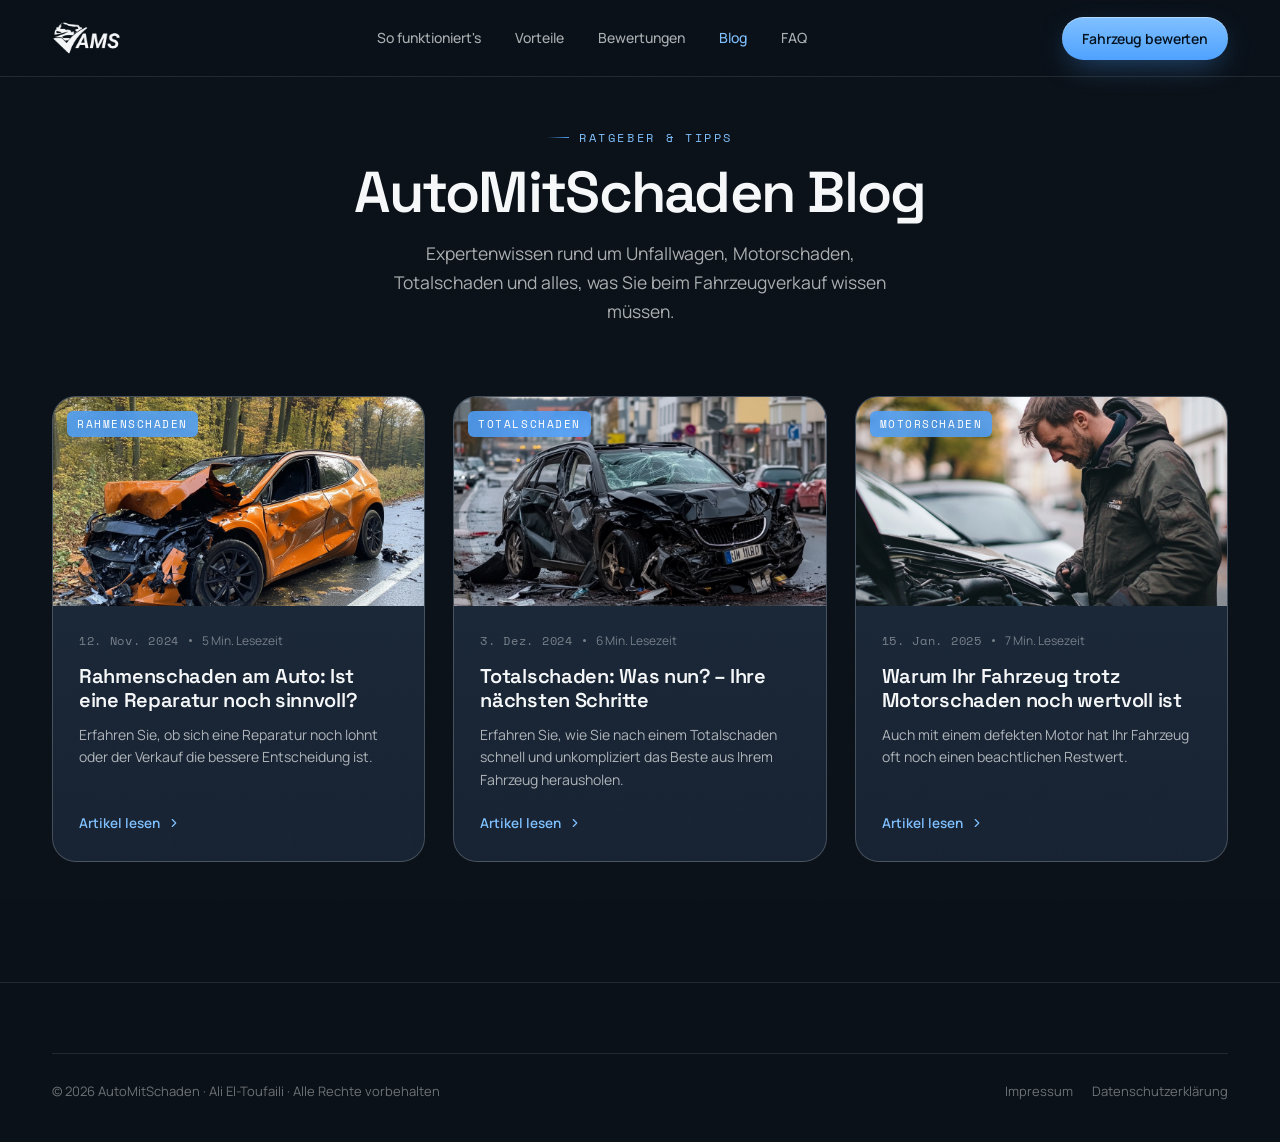
<file: blog.html>
<!DOCTYPE html>
<html lang="de">
<head>
<meta charset="UTF-8" />
<meta name="viewport" content="width=device-width, initial-scale=1.0" />
<title>Blog — AutoMitSchaden | Ratgeber Fahrzeugverkauf</title>
<meta name="description" content="Ratgeber rund um den Verkauf beschädigter Fahrzeuge. Expertentipps zu Rahmenschaden, Totalschaden, Motorschaden und mehr." />
<link rel="icon" type="image/png" sizes="32x32" href="assets/favicon.png" />
<link rel="apple-touch-icon" sizes="180x180" href="assets/apple-touch-icon.png" />
<meta name="theme-color" content="#0b1118" />
<meta property="og:image" content="https://automitschaden.de/assets/og-image.jpg" />
<meta property="og:image:width" content="1200" />
<meta property="og:image:height" content="630" />
<meta name="robots" content="index, follow" />
<meta property="og:title" content="Blog — AutoMitSchaden" />
<meta property="og:description" content="Ratgeber rund um den Verkauf beschädigter Fahrzeuge." />
<meta property="og:type" content="website" />
<link rel="canonical" href="https://automitschaden.de/blog.html" />
<link rel="preconnect" href="https://fonts.googleapis.com" />
<link rel="preconnect" href="https://fonts.gstatic.com" crossorigin />
<link href="https://fonts.googleapis.com/css2?family=Space+Grotesk:wght@400;500;600;700&family=Manrope:wght@400;500;600;700;800&family=Space+Mono:wght@400;700&display=swap" rel="stylesheet" />
<link rel="stylesheet" href="styles.css" />
<link rel="stylesheet" href="sections.css" />
<style>
  .blog-page { min-height: 100vh; display: flex; flex-direction: column; }
  .blog-main { flex: 1; padding: 120px 0 90px; }
  .blog-hero { text-align: center; margin-bottom: 70px; }
  .blog-hero .eyebrow { justify-content: center; }
  .blog-hero h1 { font-family: var(--font-display); font-size: clamp(34px,4.5vw,58px); font-weight: 600; letter-spacing: -.03em; margin: 16px 0 18px; line-height: 1.02; }
  .blog-hero p { font-size: 17.5px; color: var(--paper-dim); max-width: 540px; margin: 0 auto; line-height: 1.65; }
  .blog-grid { display: grid; grid-template-columns: repeat(3, 1fr); gap: 28px; }
  .blog-card { background: linear-gradient(180deg, var(--ink-700), var(--ink-800)); border: 1px solid var(--hairline-strong); border-radius: var(--radius-lg); overflow: hidden; transition: transform .4s var(--ease), border-color .4s, box-shadow .4s; display: flex; flex-direction: column; }
  .blog-card:hover { transform: translateY(-6px); border-color: rgba(78,161,255,.3); box-shadow: 0 24px 60px -20px rgba(78,161,255,.18); }
  .blog-card-img { aspect-ratio: 16/9; overflow: hidden; background: var(--ink-800); position: relative; }
  .blog-card-img img { width: 100%; height: 100%; object-fit: cover; transition: transform .6s var(--ease); display: block; }
  .blog-card:hover .blog-card-img img { transform: scale(1.04); }
  .blog-card-img .blog-tag { position: absolute; top: 14px; left: 14px; font-family: var(--font-mono); font-size: 11px; letter-spacing: .14em; text-transform: uppercase; background: rgba(78,161,255,.85); color: #fff; padding: 5px 10px; border-radius: 6px; backdrop-filter: blur(8px); }
  .blog-card-body { padding: 26px 26px 28px; flex: 1; display: flex; flex-direction: column; }
  .blog-card-meta { display: flex; align-items: center; gap: 10px; margin-bottom: 14px; }
  .blog-card-meta time { font-family: var(--font-mono); font-size: 11.5px; color: var(--paper-faint); letter-spacing: .06em; }
  .blog-card-meta .dot { width: 3px; height: 3px; border-radius: 50%; background: var(--paper-faint); }
  .blog-card-meta .read-time { font-size: 12px; color: var(--paper-faint); }
  .blog-card h2 { font-family: var(--font-display); font-size: 20px; font-weight: 600; letter-spacing: -.015em; margin-bottom: 12px; line-height: 1.2; color: var(--paper); }
  .blog-card p { font-size: 14px; color: var(--paper-dim); line-height: 1.6; margin-bottom: 22px; flex: 1; }
  .blog-card-link { display: inline-flex; align-items: center; gap: 7px; font-size: 13.5px; font-weight: 600; color: var(--accent-2); transition: gap .2s; }
  .blog-card-link:hover { gap: 11px; }
  .blog-card-link svg { width: 14px; height: 14px; }
  @media (max-width: 880px) { .blog-grid { grid-template-columns: 1fr 1fr; } }
  @media (max-width: 560px) { .blog-grid { grid-template-columns: 1fr; } }
</style>
<script type="application/ld+json">
{
  "@context": "https://schema.org",
  "@type": "Blog",
  "name": "AutoMitSchaden Blog",
  "description": "Ratgeber rund um den Verkauf beschädigter Fahrzeuge",
  "url": "https://automitschaden.de/blog.html",
  "publisher": {
    "@type": "Organization",
    "name": "AutoMitSchaden",
    "url": "https://automitschaden.de"
  }
}
</script>
</head>
<body>
<div class="grain"></div>
<div class="blog-page">

  <nav class="nav scrolled" style="position:fixed;top:0;left:0;right:0;z-index:100;">
    <div class="container nav-in">
      <a class="nav-logo" href="index.html">
        <img src="assets/logo-light.png" alt="AutoMitSchaden" style="height:34px;" />
      </a>
      <div class="nav-links">
        <a href="index.html#prozess">So funktioniert's</a>
        <a href="index.html#vorteile">Vorteile</a>
        <a href="index.html#stimmen">Bewertungen</a>
        <a href="blog.html" style="color:var(--accent-2)">Blog</a>
        <a href="index.html#faq">FAQ</a>
      </div>
      <div class="nav-cta">
        <a href="index.html" class="btn btn-primary" style="padding:11px 20px;font-size:14px;">Fahrzeug bewerten</a>
      </div>
    </div>
  </nav>

  <main class="blog-main">
    <div class="container">
      <div class="blog-hero">
        <span class="eyebrow">Ratgeber &amp; Tipps</span>
        <h1>AutoMitSchaden Blog</h1>
        <p>Expertenwissen rund um Unfallwagen, Motorschaden, Totalschaden und alles, was Sie beim Fahrzeugverkauf wissen müssen.</p>
      </div>

      <div class="blog-grid">

        <a href="blog/rahmenschaden-auto.html" class="blog-card" style="text-decoration:none;">
          <div class="blog-card-img">
            <img src="assets/blog/rahmenschaden.jpg" alt="Unfallfahrzeug mit Rahmenschaden" loading="lazy"
                 onerror="this.style.display='none'; this.parentElement.style.background='linear-gradient(135deg,var(--ink-700),var(--ink-600))';" />
            <span class="blog-tag">Rahmenschaden</span>
          </div>
          <div class="blog-card-body">
            <div class="blog-card-meta">
              <time datetime="2024-11-12">12. Nov. 2024</time>
              <span class="dot"></span>
              <span class="read-time">5 Min. Lesezeit</span>
            </div>
            <h2>Rahmenschaden am Auto: Ist eine Reparatur noch sinnvoll?</h2>
            <p>Erfahren Sie, ob sich eine Reparatur noch lohnt oder der Verkauf die bessere Entscheidung ist.</p>
            <span class="blog-card-link">
              Artikel lesen
              <svg viewBox="0 0 24 24" fill="none" stroke="currentColor" stroke-width="2" stroke-linecap="round" stroke-linejoin="round"><path d="M9 6l6 6-6 6"/></svg>
            </span>
          </div>
        </a>

        <a href="blog/totalschaden-naechste-schritte.html" class="blog-card" style="text-decoration:none;">
          <div class="blog-card-img">
            <img src="assets/blog/totalschaden.jpg" alt="Auto mit Totalschaden auf der Strasse" loading="lazy"
                 onerror="this.style.display='none'; this.parentElement.style.background='linear-gradient(135deg,var(--ink-700),var(--ink-600))';" />
            <span class="blog-tag">Totalschaden</span>
          </div>
          <div class="blog-card-body">
            <div class="blog-card-meta">
              <time datetime="2024-12-03">3. Dez. 2024</time>
              <span class="dot"></span>
              <span class="read-time">6 Min. Lesezeit</span>
            </div>
            <h2>Totalschaden: Was nun? &#8211; Ihre n&auml;chsten Schritte</h2>
            <p>Erfahren Sie, wie Sie nach einem Totalschaden schnell und unkompliziert das Beste aus Ihrem Fahrzeug herausholen.</p>
            <span class="blog-card-link">
              Artikel lesen
              <svg viewBox="0 0 24 24" fill="none" stroke="currentColor" stroke-width="2" stroke-linecap="round" stroke-linejoin="round"><path d="M9 6l6 6-6 6"/></svg>
            </span>
          </div>
        </a>

        <a href="blog/motorschaden-auto-wertvoll.html" class="blog-card" style="text-decoration:none;">
          <div class="blog-card-img">
            <img src="assets/blog/motorschaden.jpg" alt="Mann inspiziert Motorschaden am Auto" loading="lazy"
                 onerror="this.style.display='none'; this.parentElement.style.background='linear-gradient(135deg,var(--ink-700),var(--ink-600))';" />
            <span class="blog-tag">Motorschaden</span>
          </div>
          <div class="blog-card-body">
            <div class="blog-card-meta">
              <time datetime="2025-01-15">15. Jan. 2025</time>
              <span class="dot"></span>
              <span class="read-time">7 Min. Lesezeit</span>
            </div>
            <h2>Warum Ihr Fahrzeug trotz Motorschaden noch wertvoll ist</h2>
            <p>Auch mit einem defekten Motor hat Ihr Fahrzeug oft noch einen beachtlichen Restwert.</p>
            <span class="blog-card-link">
              Artikel lesen
              <svg viewBox="0 0 24 24" fill="none" stroke="currentColor" stroke-width="2" stroke-linecap="round" stroke-linejoin="round"><path d="M9 6l6 6-6 6"/></svg>
            </span>
          </div>
        </a>

      </div>
    </div>
  </main>

  <footer class="footer">
    <div class="container">
      <div class="foot-bot">
        <span>&#169; 2026 AutoMitSchaden &middot; Ali El-Toufaili &middot; Alle Rechte vorbehalten</span>
        <span>
          <a href="impressum.html" style="margin-right:16px;">Impressum</a>
          <a href="datenschutz.html">Datenschutzerkl&auml;rung</a>
        </span>
      </div>
    </div>
  </footer>

</div>
</body>
</html>
</file>
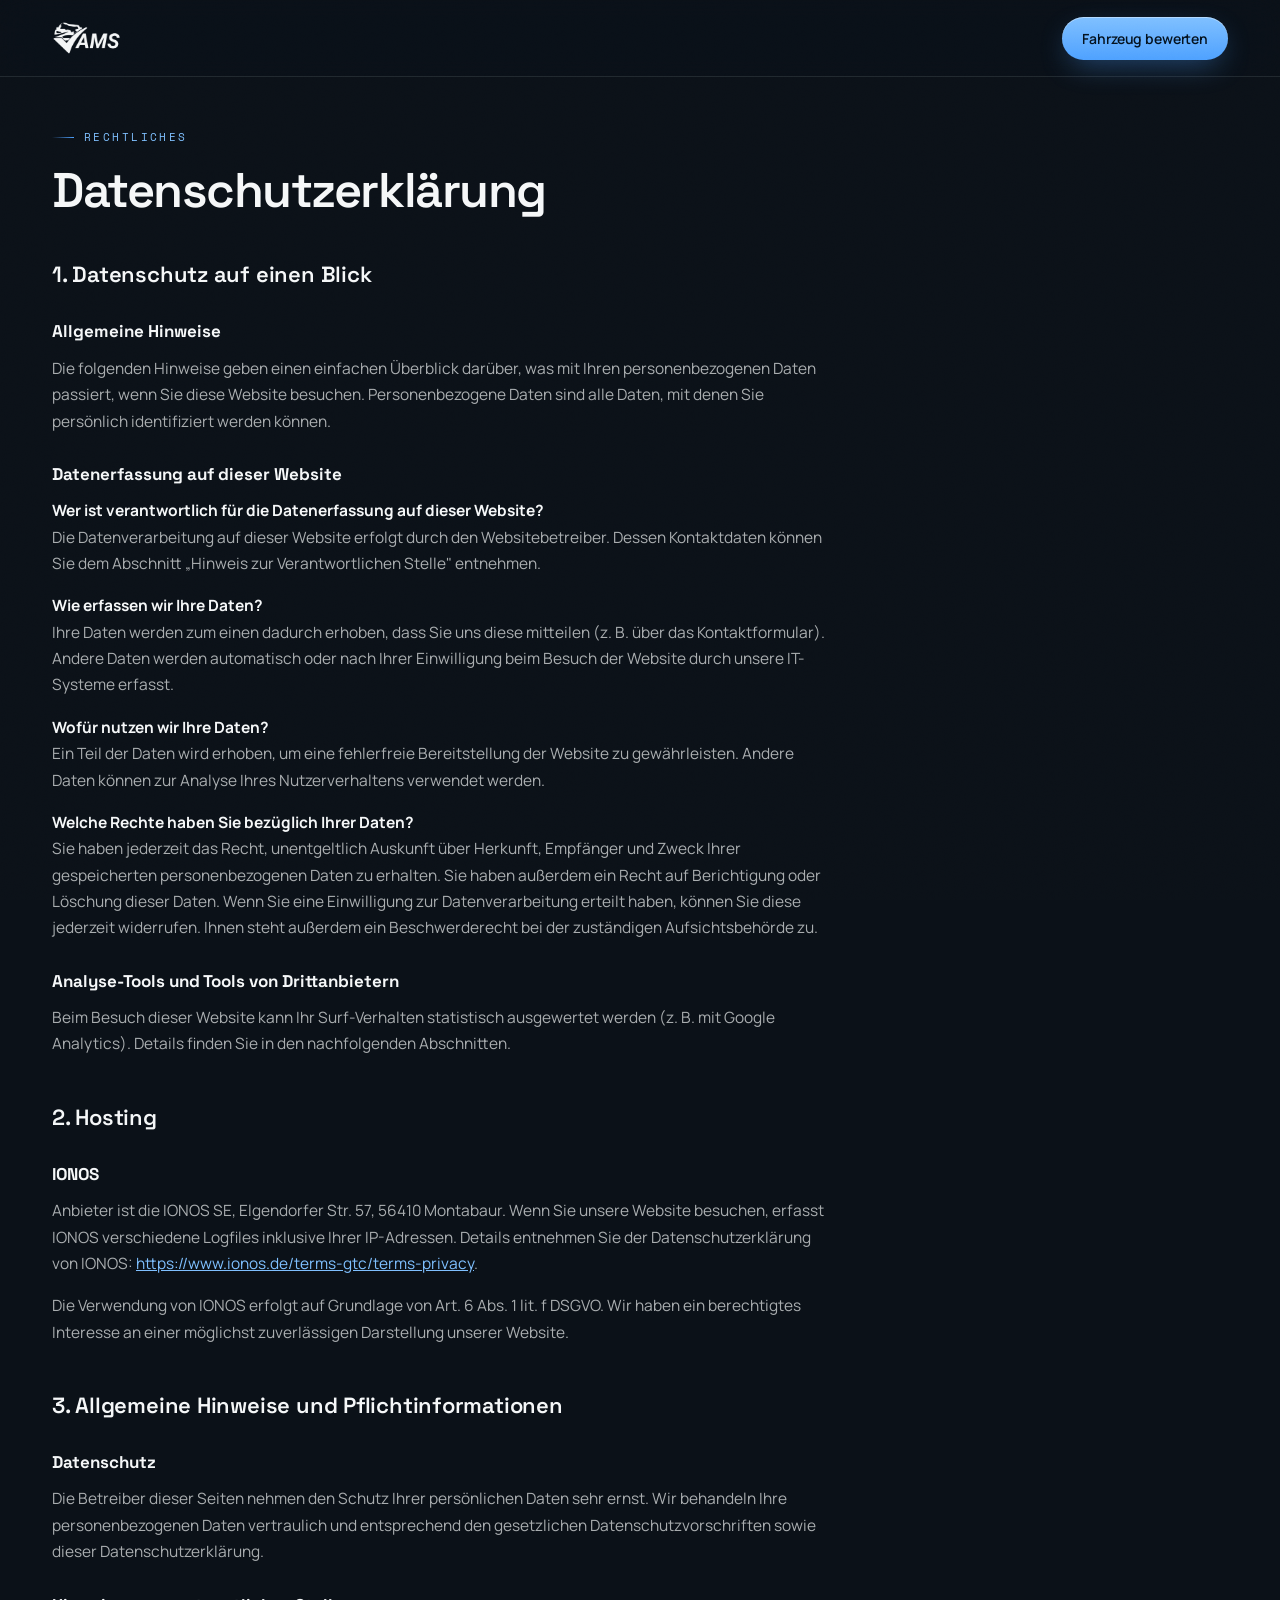
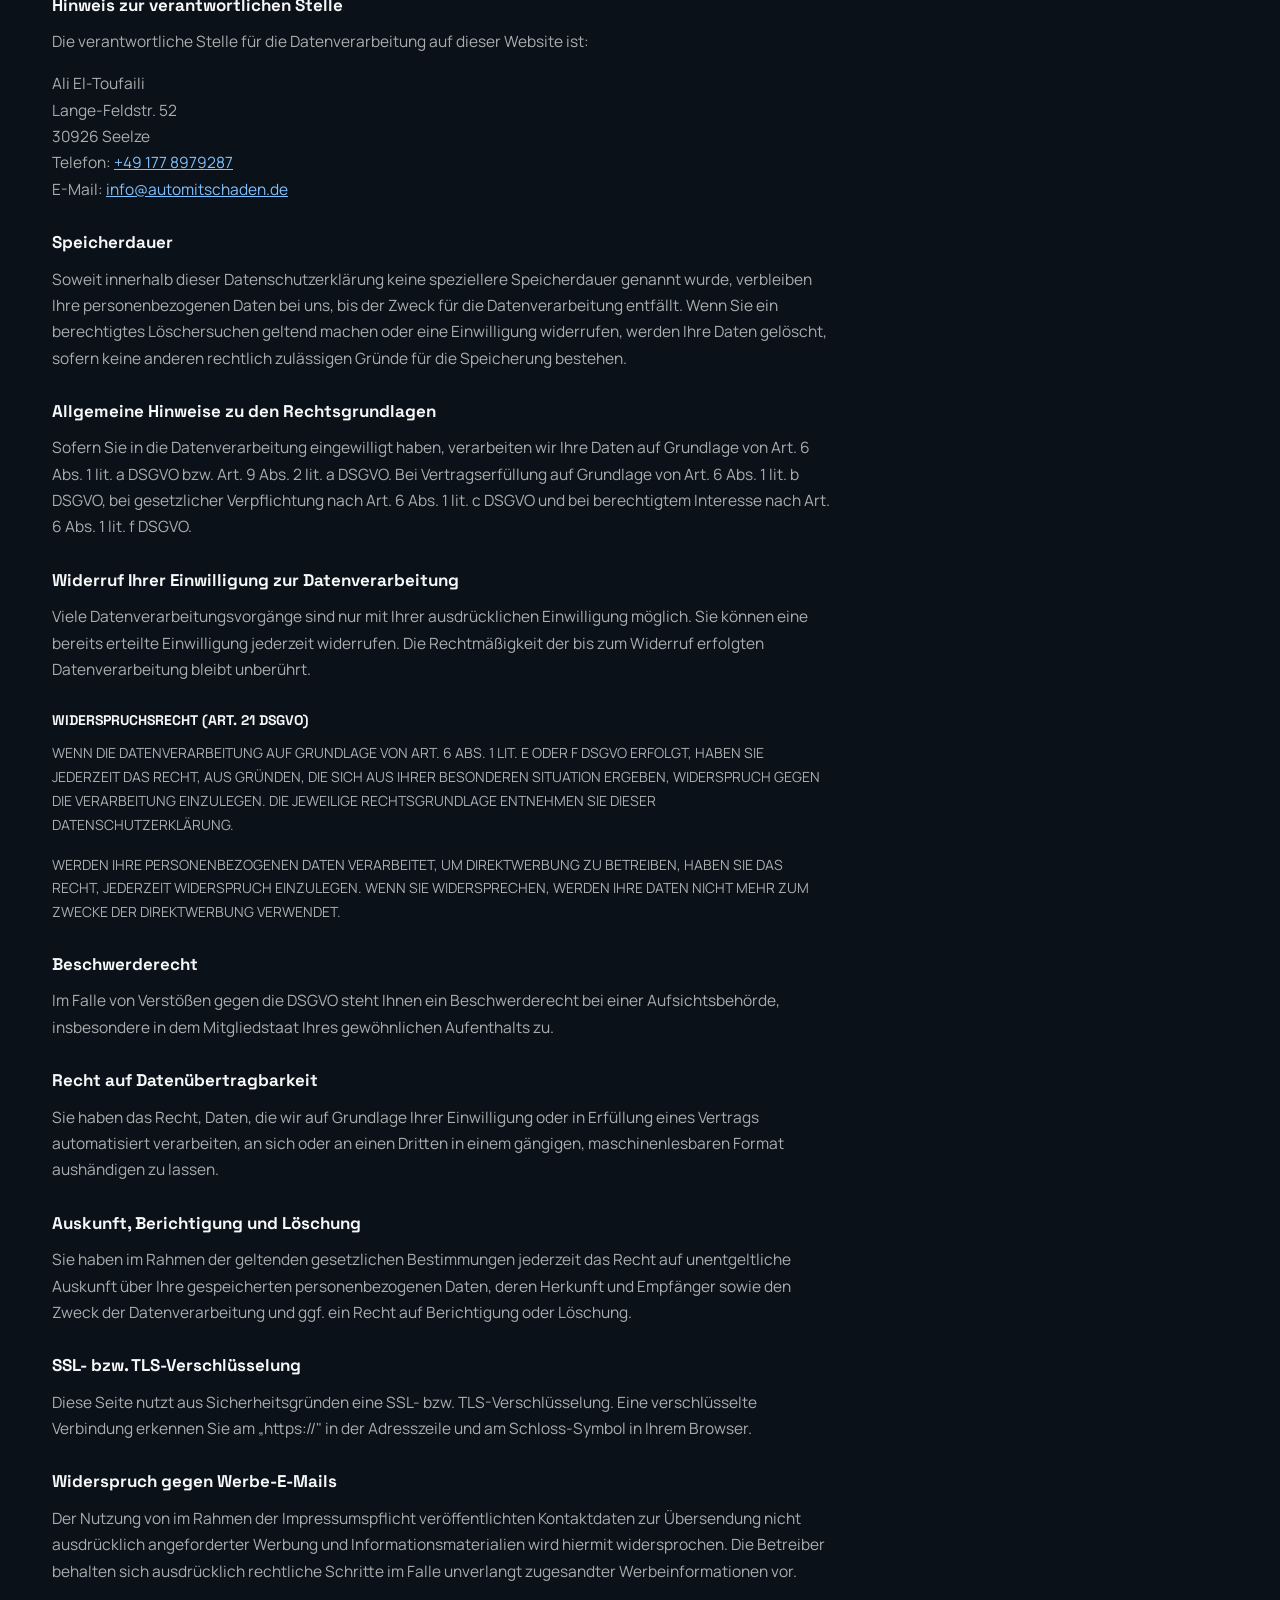
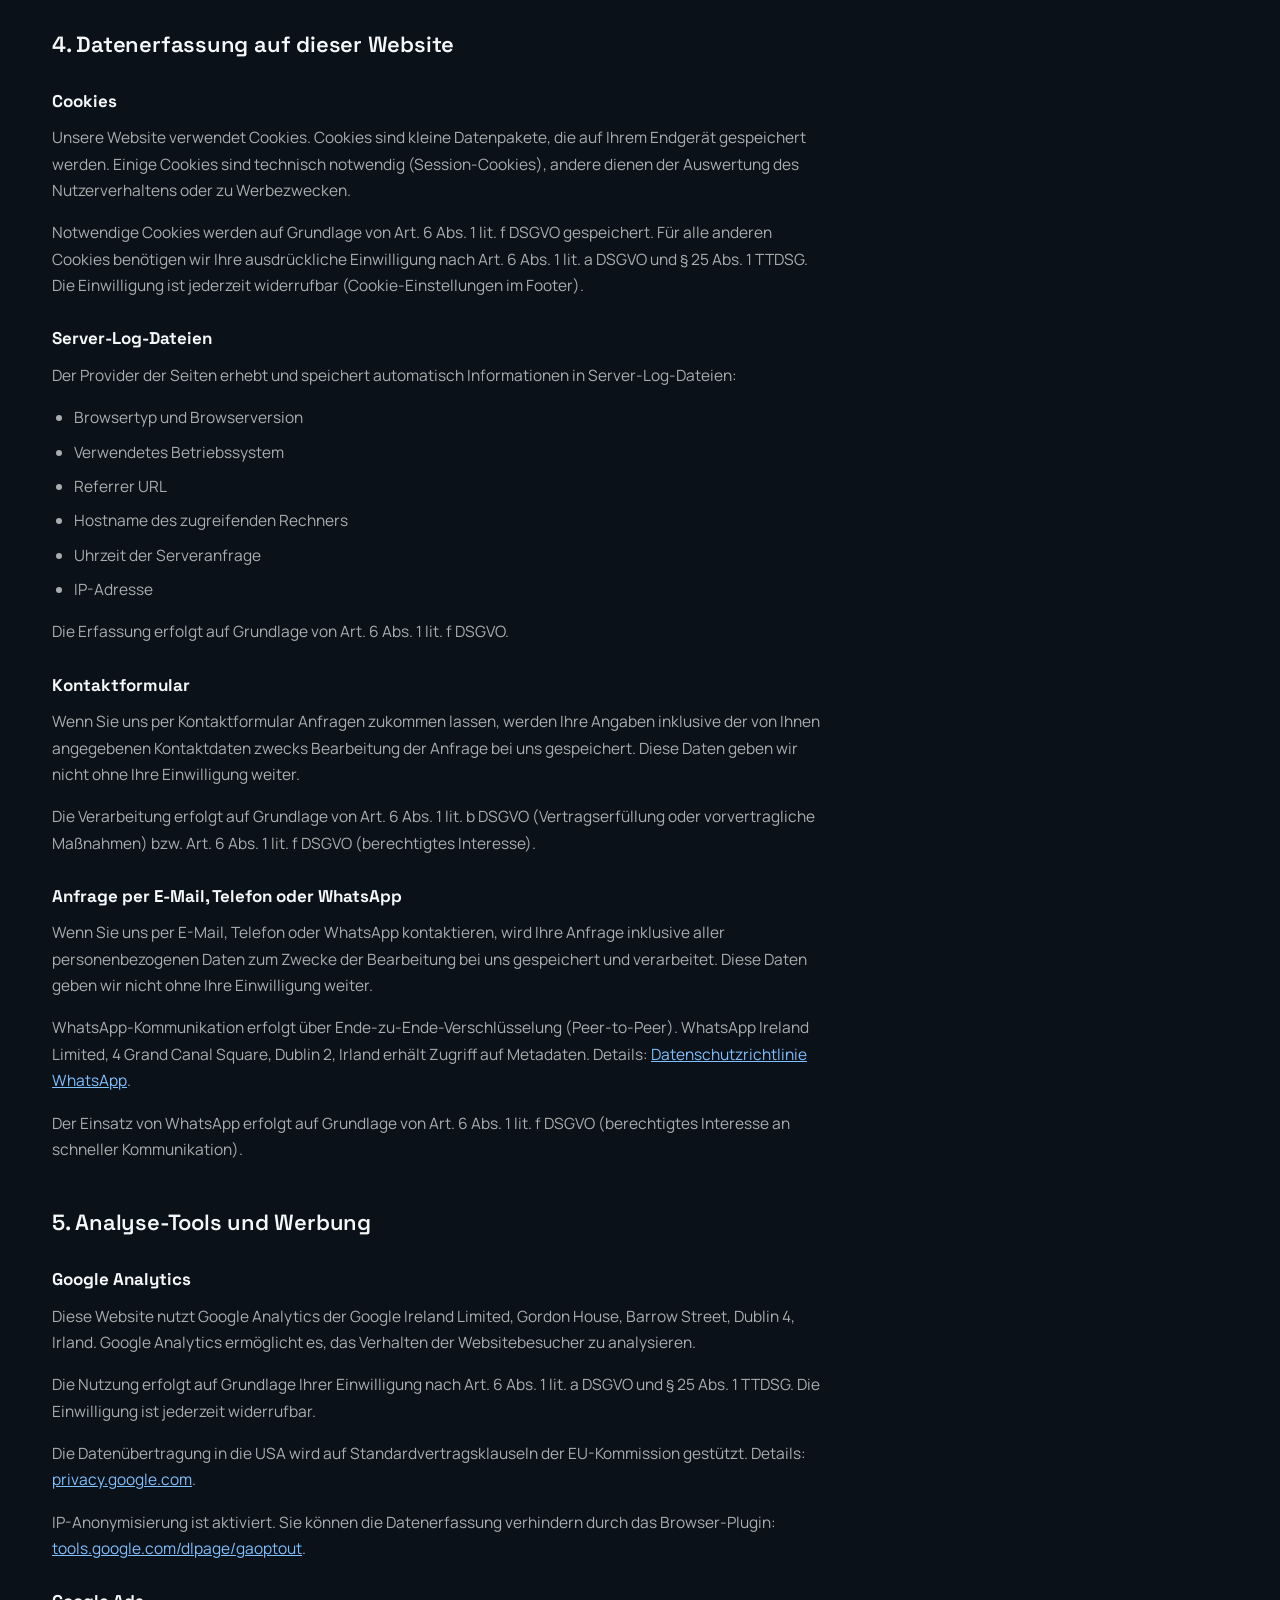
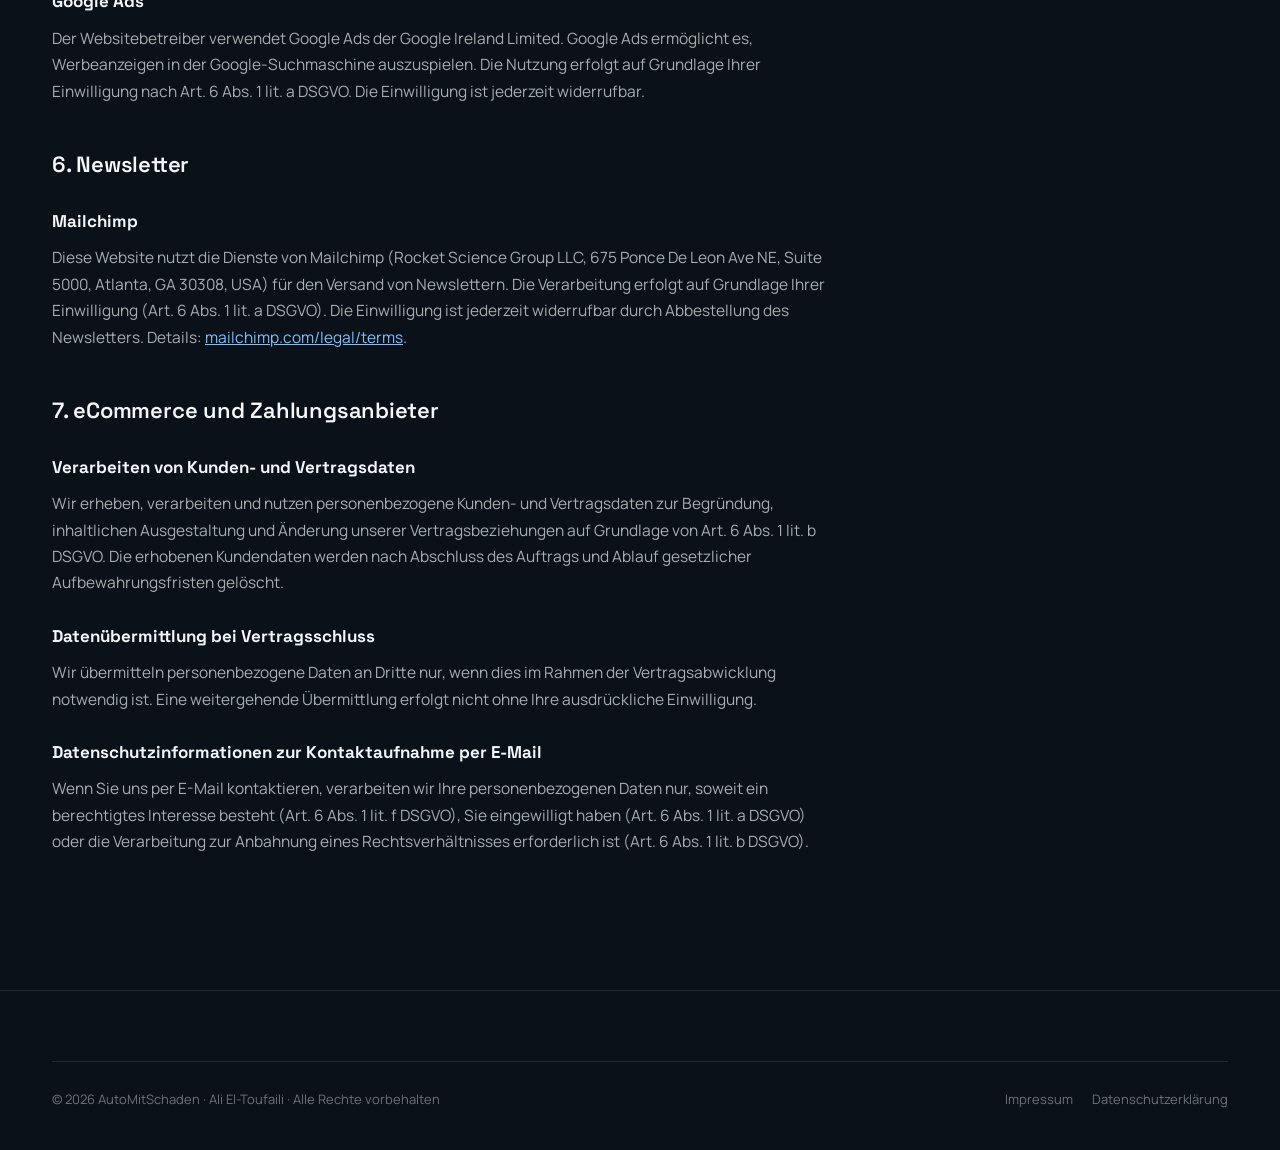
<file: datenschutz.html>
<!DOCTYPE html>
<html lang="de">
<head>
<meta charset="UTF-8" />
<meta name="viewport" content="width=device-width, initial-scale=1.0" />
<title>Datenschutzerklärung — AutoMitSchaden</title>
<meta name="robots" content="noindex" />
<link rel="preconnect" href="https://fonts.googleapis.com" />
<link rel="preconnect" href="https://fonts.gstatic.com" crossorigin />
<link href="https://fonts.googleapis.com/css2?family=Space+Grotesk:wght@400;500;600;700&family=Manrope:wght@400;500;600;700;800&family=Space+Mono:wght@400;700&display=swap" rel="stylesheet" />
<link rel="stylesheet" href="styles.css" />
<link rel="stylesheet" href="sections.css" />
<style>
  .legal-page { min-height: 100vh; display: flex; flex-direction: column; }
  .legal-main { flex: 1; padding: 120px 0 90px; }
  .legal-eyebrow { font-family: var(--font-mono); font-size: 11px; letter-spacing: .22em; text-transform: uppercase; color: var(--accent-2); display: inline-flex; align-items: center; gap: 10px; margin-bottom: 20px; }
  .legal-eyebrow::before { content:""; width: 22px; height: 1px; background: linear-gradient(90deg, transparent, var(--accent)); }
</style>
</head>
<body>
<div class="grain"></div>
<div class="legal-page">

  <!-- Nav -->
  <nav class="nav scrolled" style="position:fixed;top:0;left:0;right:0;z-index:100;">
    <div class="container nav-in">
      <a class="nav-logo" href="index.html">
        <img src="assets/logo-light.png" alt="AMS" style="height:34px;" />
      </a>
      <div class="nav-cta">
        <a href="index.html" class="btn btn-primary" style="padding:11px 20px;font-size:14px;">Fahrzeug bewerten</a>
      </div>
    </div>
  </nav>

  <!-- Content -->
  <main class="legal-main">
    <div class="container">
      <article class="legal-content">
        <span class="legal-eyebrow">Rechtliches</span>
        <h1>Datenschutz&shy;erklärung</h1>

        <h2>1. Datenschutz auf einen Blick</h2>

        <h3>Allgemeine Hinweise</h3>
        <p>Die folgenden Hinweise geben einen einfachen Überblick darüber, was mit Ihren personenbezogenen Daten passiert, wenn Sie diese Website besuchen. Personenbezogene Daten sind alle Daten, mit denen Sie persönlich identifiziert werden können.</p>

        <h3>Datenerfassung auf dieser Website</h3>
        <p><strong style="color:var(--paper)">Wer ist verantwortlich für die Datenerfassung auf dieser Website?</strong><br />
        Die Datenverarbeitung auf dieser Website erfolgt durch den Websitebetreiber. Dessen Kontaktdaten können Sie dem Abschnitt „Hinweis zur Verantwortlichen Stelle" entnehmen.</p>

        <p><strong style="color:var(--paper)">Wie erfassen wir Ihre Daten?</strong><br />
        Ihre Daten werden zum einen dadurch erhoben, dass Sie uns diese mitteilen (z. B. über das Kontaktformular). Andere Daten werden automatisch oder nach Ihrer Einwilligung beim Besuch der Website durch unsere IT-Systeme erfasst.</p>

        <p><strong style="color:var(--paper)">Wofür nutzen wir Ihre Daten?</strong><br />
        Ein Teil der Daten wird erhoben, um eine fehlerfreie Bereitstellung der Website zu gewährleisten. Andere Daten können zur Analyse Ihres Nutzerverhaltens verwendet werden.</p>

        <p><strong style="color:var(--paper)">Welche Rechte haben Sie bezüglich Ihrer Daten?</strong><br />
        Sie haben jederzeit das Recht, unentgeltlich Auskunft über Herkunft, Empfänger und Zweck Ihrer gespeicherten personenbezogenen Daten zu erhalten. Sie haben außerdem ein Recht auf Berichtigung oder Löschung dieser Daten. Wenn Sie eine Einwilligung zur Datenverarbeitung erteilt haben, können Sie diese jederzeit widerrufen. Ihnen steht außerdem ein Beschwerderecht bei der zuständigen Aufsichtsbehörde zu.</p>

        <h3>Analyse-Tools und Tools von Drittanbietern</h3>
        <p>Beim Besuch dieser Website kann Ihr Surf-Verhalten statistisch ausgewertet werden (z. B. mit Google Analytics). Details finden Sie in den nachfolgenden Abschnitten.</p>

        <h2>2. Hosting</h2>
        <h3>IONOS</h3>
        <p>Anbieter ist die IONOS SE, Elgendorfer Str. 57, 56410 Montabaur. Wenn Sie unsere Website besuchen, erfasst IONOS verschiedene Logfiles inklusive Ihrer IP-Adressen. Details entnehmen Sie der Datenschutzerklärung von IONOS: <a href="https://www.ionos.de/terms-gtc/terms-privacy" target="_blank" rel="noopener">https://www.ionos.de/terms-gtc/terms-privacy</a>.</p>
        <p>Die Verwendung von IONOS erfolgt auf Grundlage von Art. 6 Abs. 1 lit. f DSGVO. Wir haben ein berechtigtes Interesse an einer möglichst zuverlässigen Darstellung unserer Website.</p>

        <h2>3. Allgemeine Hinweise und Pflichtinformationen</h2>

        <h3>Datenschutz</h3>
        <p>Die Betreiber dieser Seiten nehmen den Schutz Ihrer persönlichen Daten sehr ernst. Wir behandeln Ihre personenbezogenen Daten vertraulich und entsprechend den gesetzlichen Datenschutzvorschriften sowie dieser Datenschutzerklärung.</p>

        <h3>Hinweis zur verantwortlichen Stelle</h3>
        <p>Die verantwortliche Stelle für die Datenverarbeitung auf dieser Website ist:</p>
        <p>Ali El-Toufaili<br />Lange-Feldstr. 52<br />30926 Seelze<br />
        Telefon: <a href="tel:+491778979287">+49 177 8979287</a><br />
        E-Mail: <a href="mailto:info@automitschaden.de">info@automitschaden.de</a></p>

        <h3>Speicherdauer</h3>
        <p>Soweit innerhalb dieser Datenschutzerklärung keine speziellere Speicherdauer genannt wurde, verbleiben Ihre personenbezogenen Daten bei uns, bis der Zweck für die Datenverarbeitung entfällt. Wenn Sie ein berechtigtes Löschersuchen geltend machen oder eine Einwilligung widerrufen, werden Ihre Daten gelöscht, sofern keine anderen rechtlich zulässigen Gründe für die Speicherung bestehen.</p>

        <h3>Allgemeine Hinweise zu den Rechtsgrundlagen</h3>
        <p>Sofern Sie in die Datenverarbeitung eingewilligt haben, verarbeiten wir Ihre Daten auf Grundlage von Art. 6 Abs. 1 lit. a DSGVO bzw. Art. 9 Abs. 2 lit. a DSGVO. Bei Vertragserfüllung auf Grundlage von Art. 6 Abs. 1 lit. b DSGVO, bei gesetzlicher Verpflichtung nach Art. 6 Abs. 1 lit. c DSGVO und bei berechtigtem Interesse nach Art. 6 Abs. 1 lit. f DSGVO.</p>

        <h3>Widerruf Ihrer Einwilligung zur Datenverarbeitung</h3>
        <p>Viele Datenverarbeitungsvorgänge sind nur mit Ihrer ausdrücklichen Einwilligung möglich. Sie können eine bereits erteilte Einwilligung jederzeit widerrufen. Die Rechtmäßigkeit der bis zum Widerruf erfolgten Datenverarbeitung bleibt unberührt.</p>

        <h3 class="caps">Widerspruchsrecht (Art. 21 DSGVO)</h3>
        <p class="caps">WENN DIE DATENVERARBEITUNG AUF GRUNDLAGE VON ART. 6 ABS. 1 LIT. E ODER F DSGVO ERFOLGT, HABEN SIE JEDERZEIT DAS RECHT, AUS GRÜNDEN, DIE SICH AUS IHRER BESONDEREN SITUATION ERGEBEN, WIDERSPRUCH GEGEN DIE VERARBEITUNG EINZULEGEN. DIE JEWEILIGE RECHTSGRUNDLAGE ENTNEHMEN SIE DIESER DATENSCHUTZERKLÄRUNG.</p>
        <p class="caps">WERDEN IHRE PERSONENBEZOGENEN DATEN VERARBEITET, UM DIREKTWERBUNG ZU BETREIBEN, HABEN SIE DAS RECHT, JEDERZEIT WIDERSPRUCH EINZULEGEN. WENN SIE WIDERSPRECHEN, WERDEN IHRE DATEN NICHT MEHR ZUM ZWECKE DER DIREKTWERBUNG VERWENDET.</p>

        <h3>Beschwerderecht</h3>
        <p>Im Falle von Verstößen gegen die DSGVO steht Ihnen ein Beschwerderecht bei einer Aufsichtsbehörde, insbesondere in dem Mitgliedstaat Ihres gewöhnlichen Aufenthalts zu.</p>

        <h3>Recht auf Datenübertragbarkeit</h3>
        <p>Sie haben das Recht, Daten, die wir auf Grundlage Ihrer Einwilligung oder in Erfüllung eines Vertrags automatisiert verarbeiten, an sich oder an einen Dritten in einem gängigen, maschinenlesbaren Format aushändigen zu lassen.</p>

        <h3>Auskunft, Berichtigung und Löschung</h3>
        <p>Sie haben im Rahmen der geltenden gesetzlichen Bestimmungen jederzeit das Recht auf unentgeltliche Auskunft über Ihre gespeicherten personenbezogenen Daten, deren Herkunft und Empfänger sowie den Zweck der Datenverarbeitung und ggf. ein Recht auf Berichtigung oder Löschung.</p>

        <h3>SSL- bzw. TLS-Verschlüsselung</h3>
        <p>Diese Seite nutzt aus Sicherheitsgründen eine SSL- bzw. TLS-Verschlüsselung. Eine verschlüsselte Verbindung erkennen Sie am „https://" in der Adresszeile und am Schloss-Symbol in Ihrem Browser.</p>

        <h3>Widerspruch gegen Werbe-E-Mails</h3>
        <p>Der Nutzung von im Rahmen der Impressumspflicht veröffentlichten Kontaktdaten zur Übersendung nicht ausdrücklich angeforderter Werbung und Informationsmaterialien wird hiermit widersprochen. Die Betreiber behalten sich ausdrücklich rechtliche Schritte im Falle unverlangt zugesandter Werbeinformationen vor.</p>

        <h2>4. Datenerfassung auf dieser Website</h2>

        <h3>Cookies</h3>
        <p>Unsere Website verwendet Cookies. Cookies sind kleine Datenpakete, die auf Ihrem Endgerät gespeichert werden. Einige Cookies sind technisch notwendig (Session-Cookies), andere dienen der Auswertung des Nutzerverhaltens oder zu Werbezwecken.</p>
        <p>Notwendige Cookies werden auf Grundlage von Art. 6 Abs. 1 lit. f DSGVO gespeichert. Für alle anderen Cookies benötigen wir Ihre ausdrückliche Einwilligung nach Art. 6 Abs. 1 lit. a DSGVO und § 25 Abs. 1 TTDSG. Die Einwilligung ist jederzeit widerrufbar (Cookie-Einstellungen im Footer).</p>

        <h3>Server-Log-Dateien</h3>
        <p>Der Provider der Seiten erhebt und speichert automatisch Informationen in Server-Log-Dateien:</p>
        <ul>
          <li>Browsertyp und Browserversion</li>
          <li>Verwendetes Betriebssystem</li>
          <li>Referrer URL</li>
          <li>Hostname des zugreifenden Rechners</li>
          <li>Uhrzeit der Serveranfrage</li>
          <li>IP-Adresse</li>
        </ul>
        <p>Die Erfassung erfolgt auf Grundlage von Art. 6 Abs. 1 lit. f DSGVO.</p>

        <h3>Kontaktformular</h3>
        <p>Wenn Sie uns per Kontaktformular Anfragen zukommen lassen, werden Ihre Angaben inklusive der von Ihnen angegebenen Kontaktdaten zwecks Bearbeitung der Anfrage bei uns gespeichert. Diese Daten geben wir nicht ohne Ihre Einwilligung weiter.</p>
        <p>Die Verarbeitung erfolgt auf Grundlage von Art. 6 Abs. 1 lit. b DSGVO (Vertragserfüllung oder vorvertragliche Maßnahmen) bzw. Art. 6 Abs. 1 lit. f DSGVO (berechtigtes Interesse).</p>

        <h3>Anfrage per E-Mail, Telefon oder WhatsApp</h3>
        <p>Wenn Sie uns per E-Mail, Telefon oder WhatsApp kontaktieren, wird Ihre Anfrage inklusive aller personenbezogenen Daten zum Zwecke der Bearbeitung bei uns gespeichert und verarbeitet. Diese Daten geben wir nicht ohne Ihre Einwilligung weiter.</p>
        <p>WhatsApp-Kommunikation erfolgt über Ende-zu-Ende-Verschlüsselung (Peer-to-Peer). WhatsApp Ireland Limited, 4 Grand Canal Square, Dublin 2, Irland erhält Zugriff auf Metadaten. Details: <a href="https://www.whatsapp.com/legal/#privacy-policy" target="_blank" rel="noopener">Datenschutzrichtlinie WhatsApp</a>.</p>
        <p>Der Einsatz von WhatsApp erfolgt auf Grundlage von Art. 6 Abs. 1 lit. f DSGVO (berechtigtes Interesse an schneller Kommunikation).</p>

        <h2>5. Analyse-Tools und Werbung</h2>

        <h3>Google Analytics</h3>
        <p>Diese Website nutzt Google Analytics der Google Ireland Limited, Gordon House, Barrow Street, Dublin 4, Irland. Google Analytics ermöglicht es, das Verhalten der Websitebesucher zu analysieren.</p>
        <p>Die Nutzung erfolgt auf Grundlage Ihrer Einwilligung nach Art. 6 Abs. 1 lit. a DSGVO und § 25 Abs. 1 TTDSG. Die Einwilligung ist jederzeit widerrufbar.</p>
        <p>Die Datenübertragung in die USA wird auf Standardvertragsklauseln der EU-Kommission gestützt. Details: <a href="https://privacy.google.com/businesses/controllerterms/mccs/" target="_blank" rel="noopener">privacy.google.com</a>.</p>
        <p>IP-Anonymisierung ist aktiviert. Sie können die Datenerfassung verhindern durch das Browser-Plugin: <a href="https://tools.google.com/dlpage/gaoptout?hl=de" target="_blank" rel="noopener">tools.google.com/dlpage/gaoptout</a>.</p>

        <h3>Google Ads</h3>
        <p>Der Websitebetreiber verwendet Google Ads der Google Ireland Limited. Google Ads ermöglicht es, Werbeanzeigen in der Google-Suchmaschine auszuspielen. Die Nutzung erfolgt auf Grundlage Ihrer Einwilligung nach Art. 6 Abs. 1 lit. a DSGVO. Die Einwilligung ist jederzeit widerrufbar.</p>

        <h2>6. Newsletter</h2>
        <h3>Mailchimp</h3>
        <p>Diese Website nutzt die Dienste von Mailchimp (Rocket Science Group LLC, 675 Ponce De Leon Ave NE, Suite 5000, Atlanta, GA 30308, USA) für den Versand von Newslettern. Die Verarbeitung erfolgt auf Grundlage Ihrer Einwilligung (Art. 6 Abs. 1 lit. a DSGVO). Die Einwilligung ist jederzeit widerrufbar durch Abbestellung des Newsletters. Details: <a href="https://mailchimp.com/legal/terms/" target="_blank" rel="noopener">mailchimp.com/legal/terms</a>.</p>

        <h2>7. eCommerce und Zahlungsanbieter</h2>

        <h3>Verarbeiten von Kunden- und Vertragsdaten</h3>
        <p>Wir erheben, verarbeiten und nutzen personenbezogene Kunden- und Vertragsdaten zur Begründung, inhaltlichen Ausgestaltung und Änderung unserer Vertragsbeziehungen auf Grundlage von Art. 6 Abs. 1 lit. b DSGVO. Die erhobenen Kundendaten werden nach Abschluss des Auftrags und Ablauf gesetzlicher Aufbewahrungsfristen gelöscht.</p>

        <h3>Datenübermittlung bei Vertragsschluss</h3>
        <p>Wir übermitteln personenbezogene Daten an Dritte nur, wenn dies im Rahmen der Vertragsabwicklung notwendig ist. Eine weitergehende Übermittlung erfolgt nicht ohne Ihre ausdrückliche Einwilligung.</p>

        <h3>Datenschutzinformationen zur Kontaktaufnahme per E-Mail</h3>
        <p>Wenn Sie uns per E-Mail kontaktieren, verarbeiten wir Ihre personenbezogenen Daten nur, soweit ein berechtigtes Interesse besteht (Art. 6 Abs. 1 lit. f DSGVO), Sie eingewilligt haben (Art. 6 Abs. 1 lit. a DSGVO) oder die Verarbeitung zur Anbahnung eines Rechtsverhältnisses erforderlich ist (Art. 6 Abs. 1 lit. b DSGVO).</p>

      </article>
    </div>
  </main>

  <!-- Footer -->
  <footer class="footer">
    <div class="container">
      <div class="foot-bot">
        <span>© 2026 AutoMitSchaden · Ali El-Toufaili · Alle Rechte vorbehalten</span>
        <span>
          <a href="impressum.html" style="margin-right:16px;">Impressum</a>
          <a href="datenschutz.html">Datenschutzerklärung</a>
        </span>
      </div>
    </div>
  </footer>

</div>
</body>
</html>
</file>
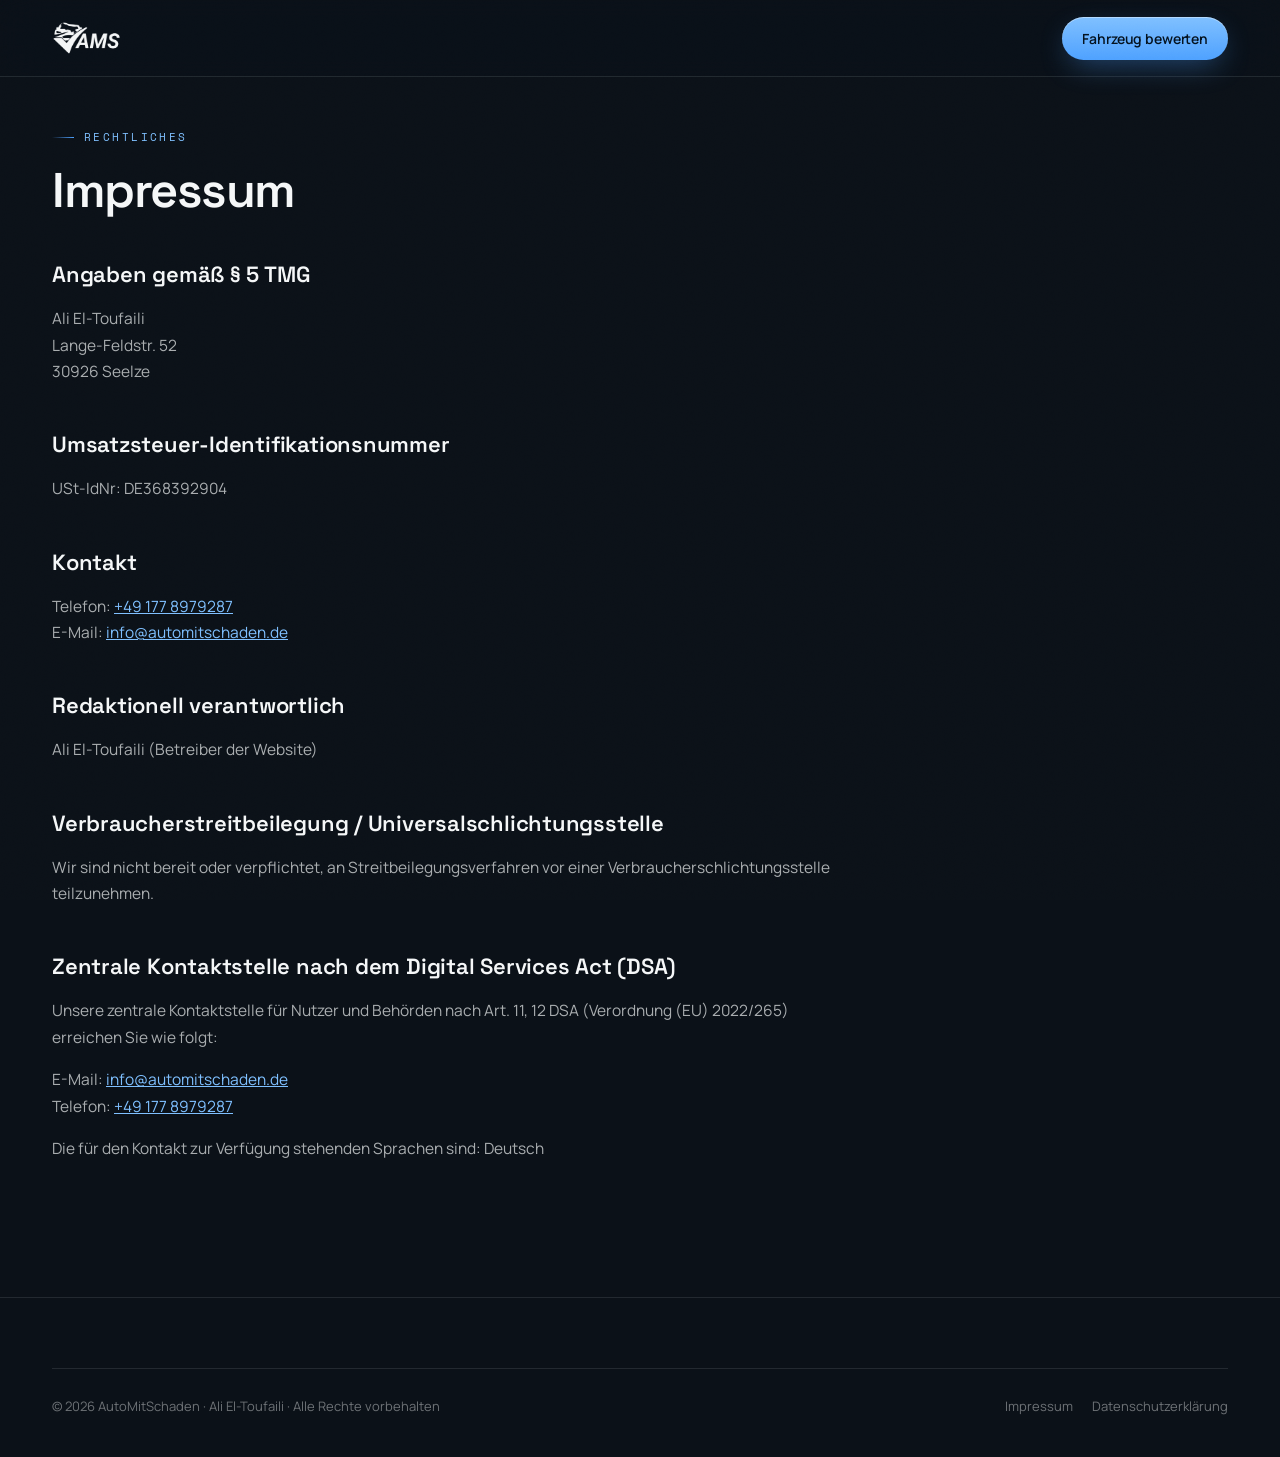
<file: impressum.html>
<!DOCTYPE html>
<html lang="de">
<head>
<meta charset="UTF-8" />
<meta name="viewport" content="width=device-width, initial-scale=1.0" />
<title>Impressum — AutoMitSchaden</title>
<meta name="robots" content="noindex" />
<link rel="preconnect" href="https://fonts.googleapis.com" />
<link rel="preconnect" href="https://fonts.gstatic.com" crossorigin />
<link href="https://fonts.googleapis.com/css2?family=Space+Grotesk:wght@400;500;600;700&family=Manrope:wght@400;500;600;700;800&family=Space+Mono:wght@400;700&display=swap" rel="stylesheet" />
<link rel="stylesheet" href="styles.css" />
<link rel="stylesheet" href="sections.css" />
<style>
  .legal-page { min-height: 100vh; display: flex; flex-direction: column; }
  .legal-main { flex: 1; padding: 120px 0 90px; }
  .legal-eyebrow { font-family: var(--font-mono); font-size: 11px; letter-spacing: .22em; text-transform: uppercase; color: var(--accent-2); display: inline-flex; align-items: center; gap: 10px; margin-bottom: 20px; }
  .legal-eyebrow::before { content:""; width: 22px; height: 1px; background: linear-gradient(90deg, transparent, var(--accent)); }
</style>
</head>
<body>
<div class="grain"></div>
<div class="legal-page">

  <!-- Nav -->
  <nav class="nav scrolled" style="position:fixed;top:0;left:0;right:0;z-index:100;">
    <div class="container nav-in">
      <a class="nav-logo" href="index.html">
        <img src="assets/logo-light.png" alt="AMS" style="height:34px;" />
      </a>
      <div class="nav-cta">
        <a href="index.html" class="btn btn-primary" style="padding:11px 20px;font-size:14px;">Fahrzeug bewerten</a>
      </div>
    </div>
  </nav>

  <!-- Content -->
  <main class="legal-main">
    <div class="container">
      <article class="legal-content">
        <span class="legal-eyebrow">Rechtliches</span>
        <h1>Impressum</h1>

        <h2>Angaben gemäß § 5 TMG</h2>
        <p>
          Ali El-Toufaili<br />
          Lange-Feldstr. 52<br />
          30926 Seelze
        </p>

        <h2>Umsatzsteuer-Identifikationsnummer</h2>
        <p>USt-IdNr: DE368392904</p>

        <h2>Kontakt</h2>
        <p>
          Telefon: <a href="tel:+491778979287">+49 177 8979287</a><br />
          E-Mail: <a href="mailto:info@automitschaden.de">info@automitschaden.de</a>
        </p>

        <h2>Redaktionell verantwortlich</h2>
        <p>Ali El-Toufaili (Betreiber der Website)</p>

        <h2>Verbraucherstreitbeilegung / Universalschlichtungsstelle</h2>
        <p>Wir sind nicht bereit oder verpflichtet, an Streitbeilegungsverfahren vor einer Verbraucherschlichtungsstelle teilzunehmen.</p>

        <h2>Zentrale Kontaktstelle nach dem Digital Services Act (DSA)</h2>
        <p>Unsere zentrale Kontaktstelle für Nutzer und Behörden nach Art. 11, 12 DSA (Verordnung (EU) 2022/265) erreichen Sie wie folgt:</p>
        <p>
          E-Mail: <a href="mailto:info@automitschaden.de">info@automitschaden.de</a><br />
          Telefon: <a href="tel:+491778979287">+49 177 8979287</a>
        </p>
        <p>Die für den Kontakt zur Verfügung stehenden Sprachen sind: Deutsch</p>
      </article>
    </div>
  </main>

  <!-- Footer -->
  <footer class="footer">
    <div class="container">
      <div class="foot-bot">
        <span>© 2026 AutoMitSchaden · Ali El-Toufaili · Alle Rechte vorbehalten</span>
        <span>
          <a href="impressum.html" style="margin-right:16px;">Impressum</a>
          <a href="datenschutz.html">Datenschutzerklärung</a>
        </span>
      </div>
    </div>
  </footer>

</div>
<script>
  // Nav scroll effect
  const nav = document.querySelector('.nav');
  window.addEventListener('scroll', () => {
    if (window.scrollY > 30) nav.classList.add('scrolled');
    else nav.classList.add('scrolled');
  });
</script>
</body>
</html>
</file>
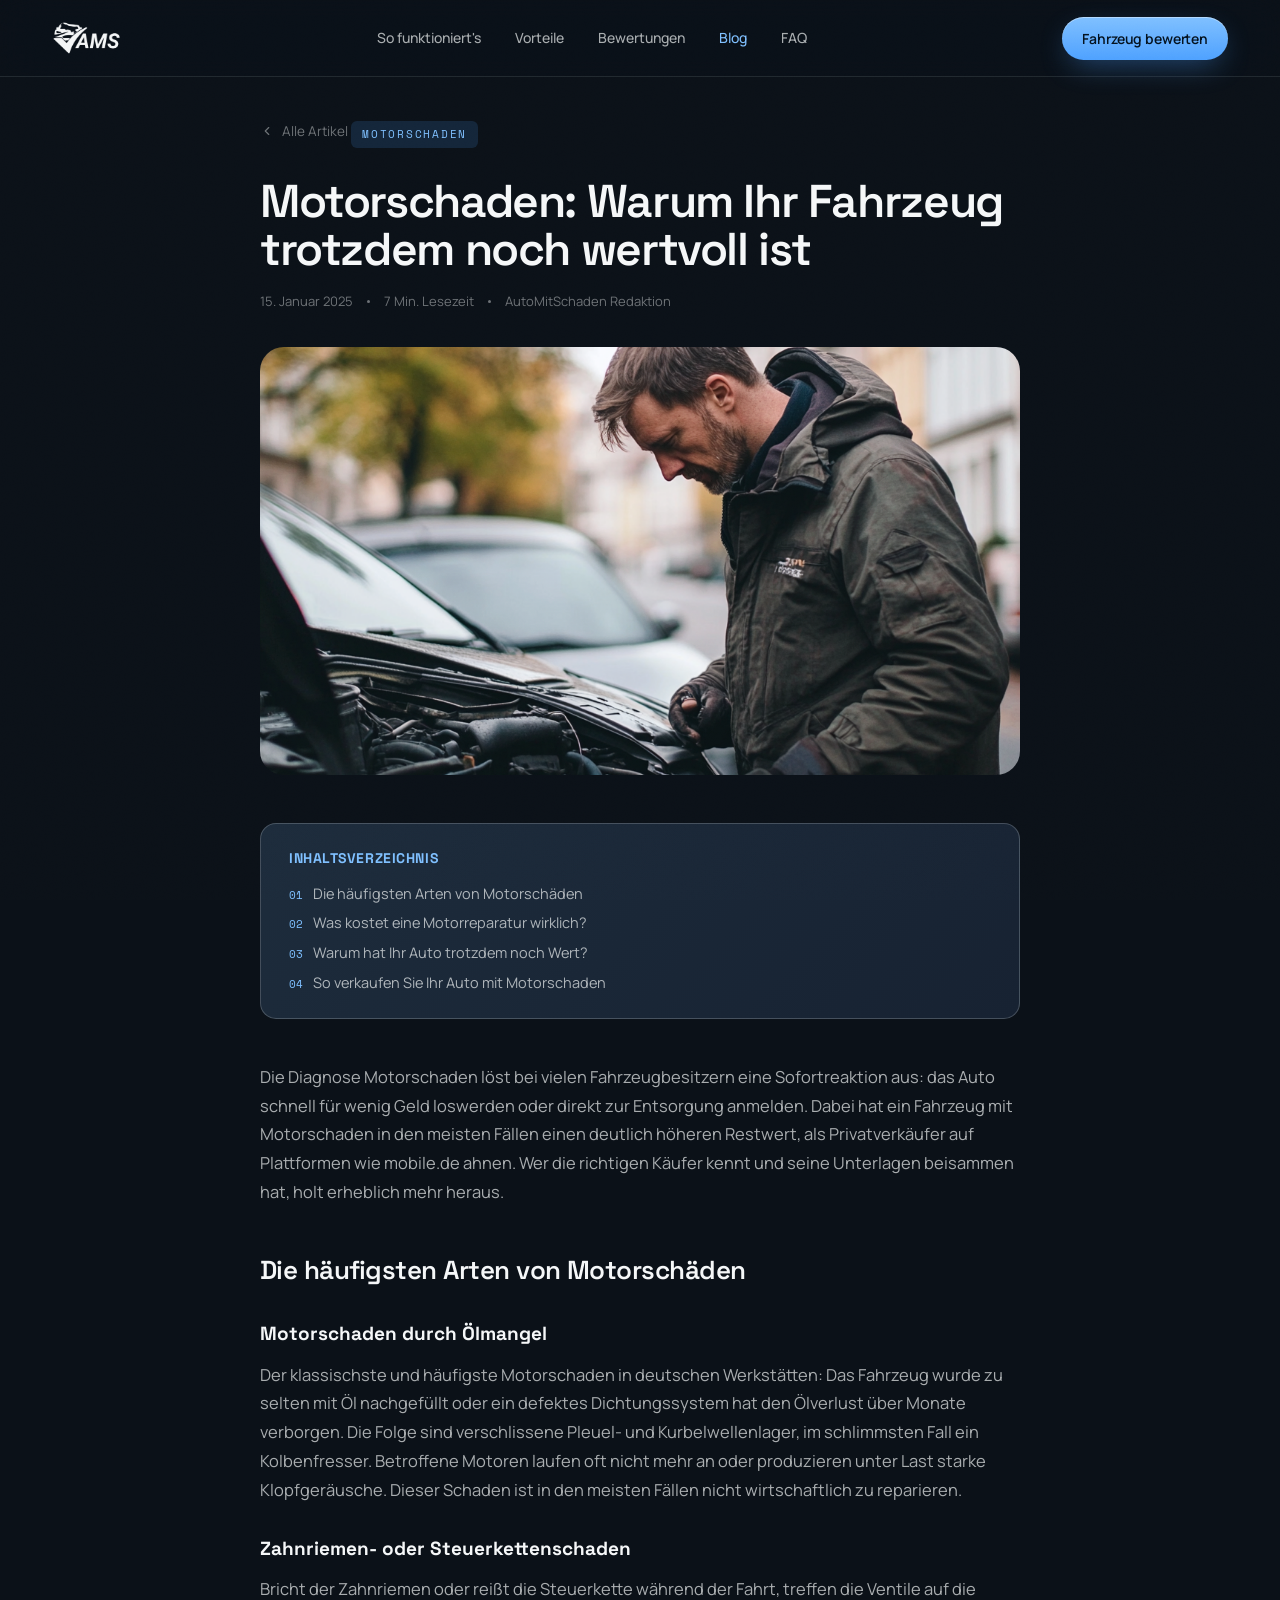
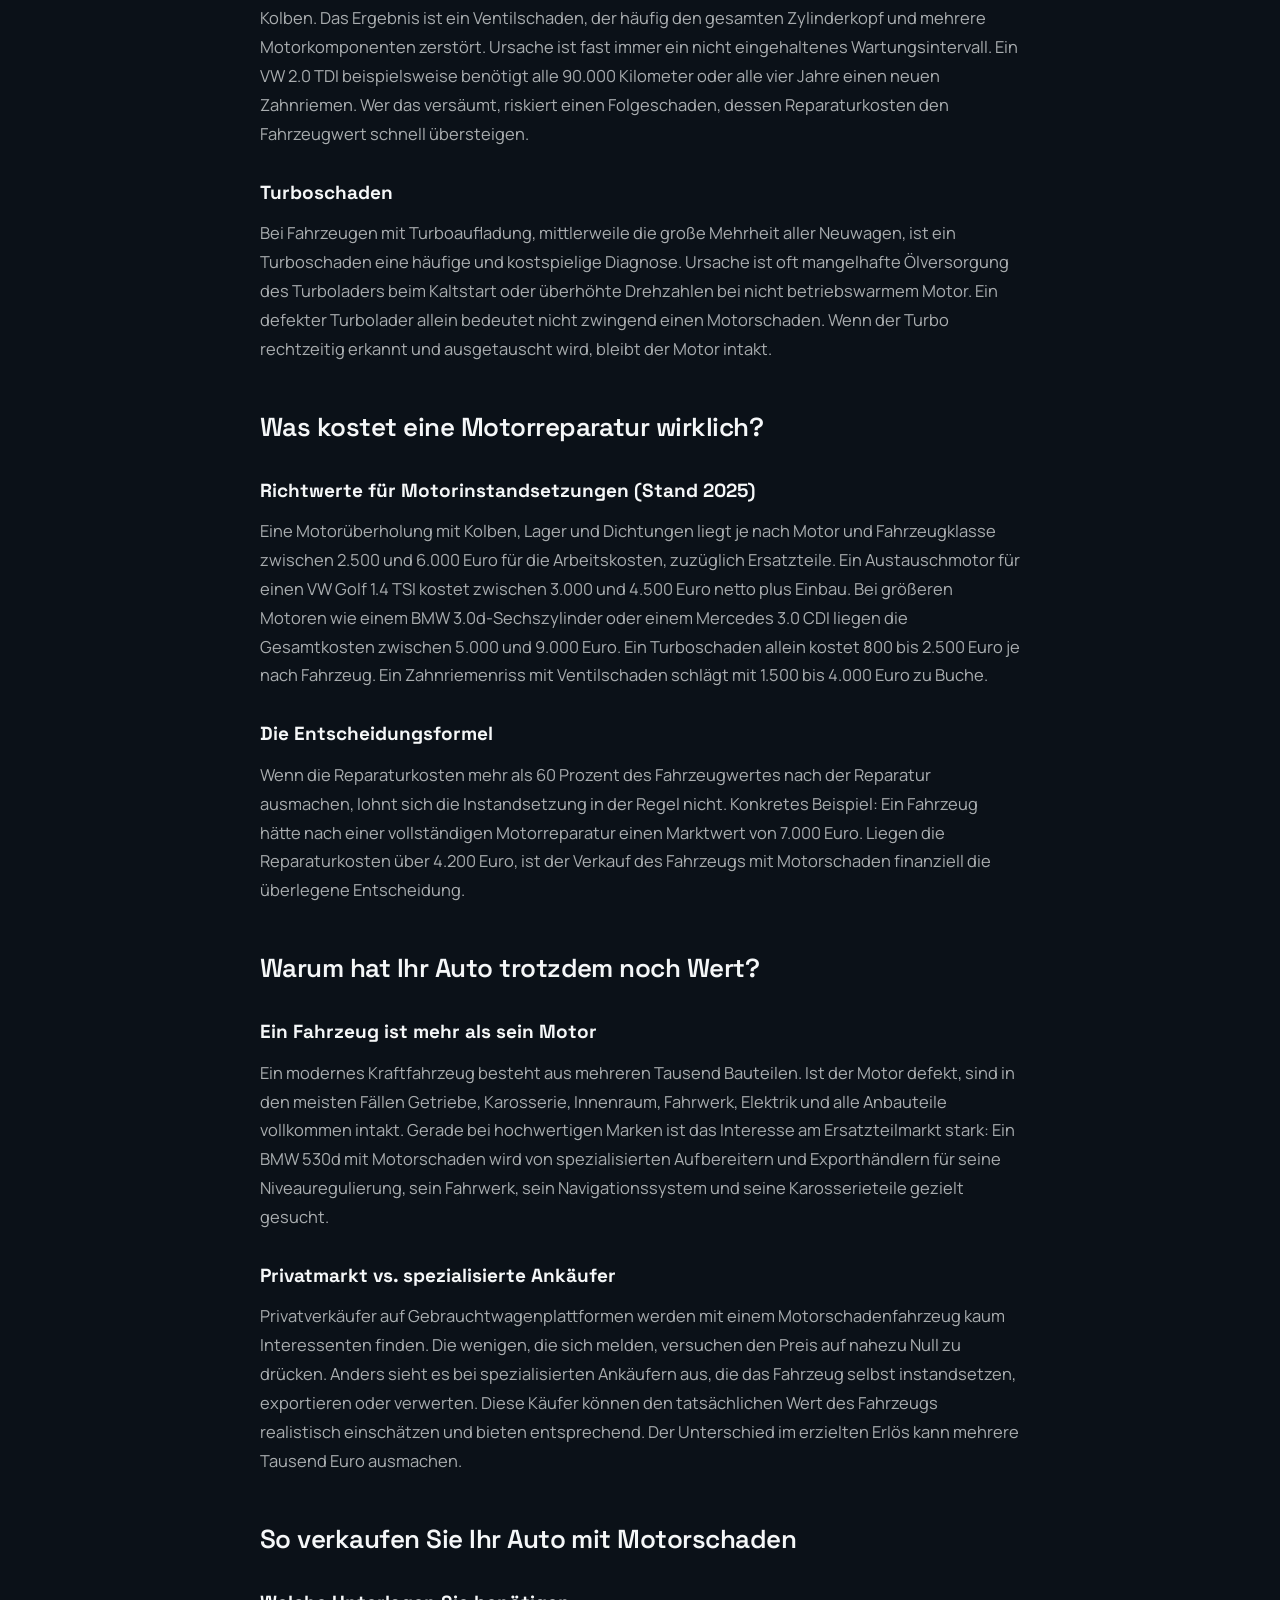
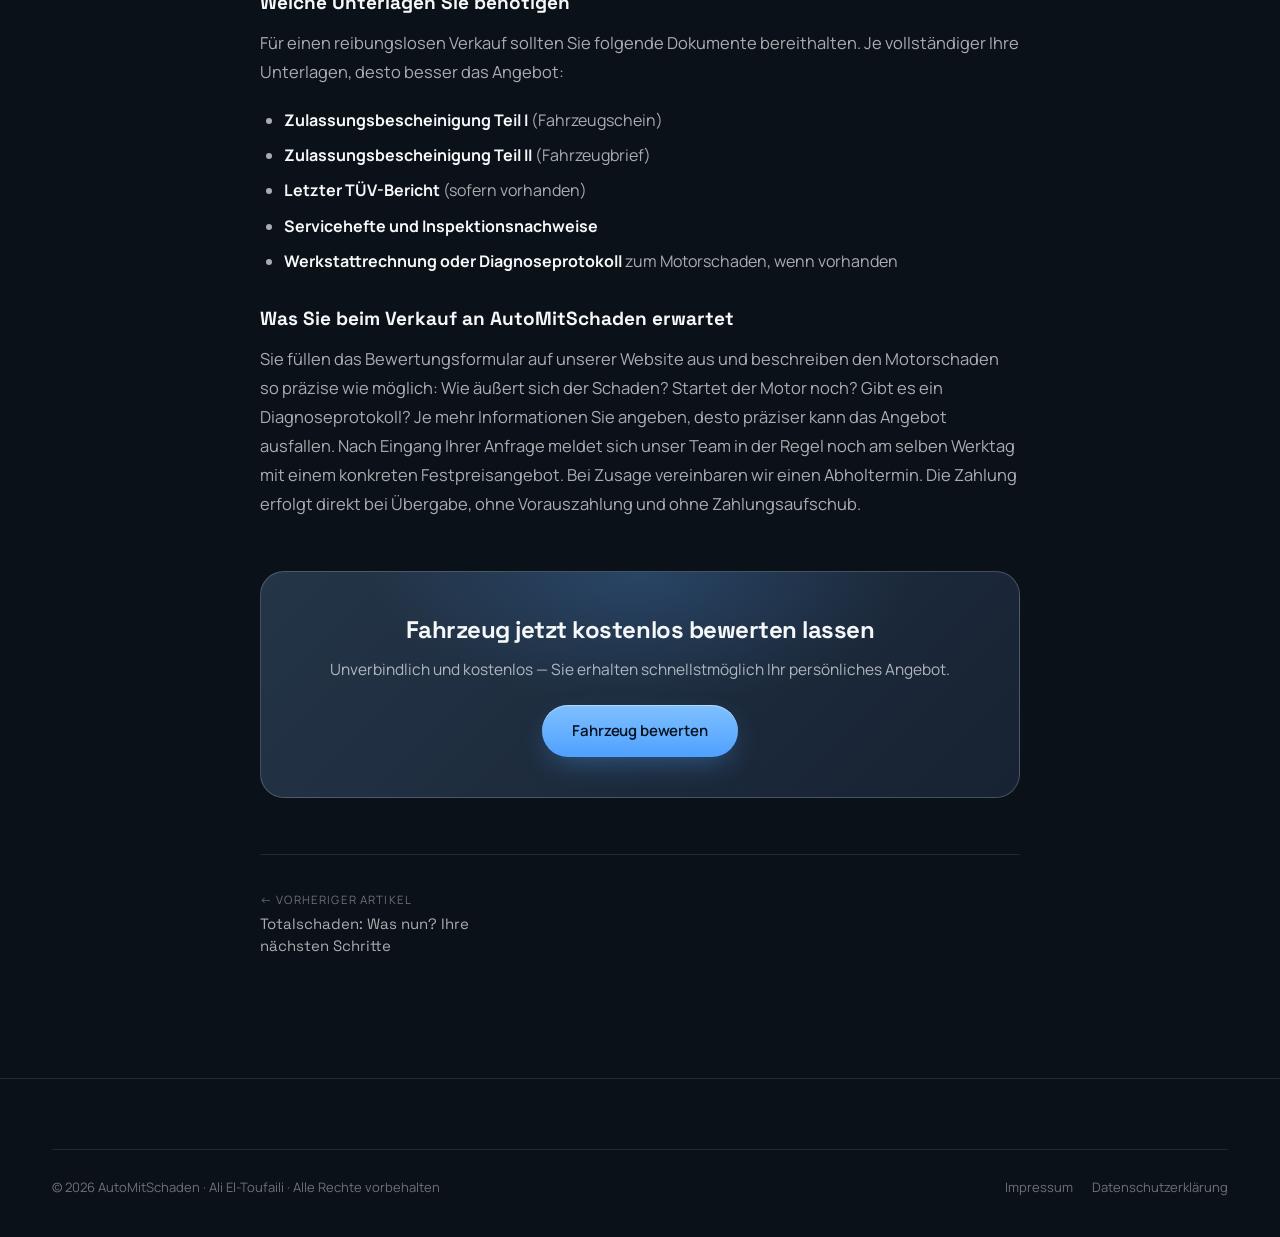
<file: blog/motorschaden-auto-wertvoll.html>
<!DOCTYPE html>
<html lang="de">
<head>
<meta charset="UTF-8" />
<meta name="viewport" content="width=device-width, initial-scale=1.0" />
<title>Motorschaden: Warum Ihr Fahrzeug trotzdem noch wertvoll ist | AutoMitSchaden</title>
<meta name="description" content="Ein Motorschaden muss nicht das Ende bedeuten. Wir erklären, warum Ihr Fahrzeug trotz defektem Motor noch Restwert hat und was eine Reparatur wirklich kostet." />
<meta name="robots" content="index, follow" />
<meta property="og:title" content="Motorschaden: Warum Ihr Fahrzeug trotzdem noch wertvoll ist" />
<meta property="og:description" content="Reparaturkosten, Restwert und wann der Direktverkauf die bessere Wahl ist. Alles zum Thema Motorschaden." />
<meta property="og:type" content="article" />
<meta property="og:image" content="https://automitschaden.de/assets/blog/motorschaden.jpg" />
<link rel="canonical" href="https://automitschaden.de/blog/motorschaden-auto-wertvoll.html" />
<link rel="icon" type="image/png" sizes="32x32" href="../assets/favicon.png" />
<link rel="apple-touch-icon" sizes="180x180" href="../assets/apple-touch-icon.png" />
<meta name="theme-color" content="#0b1118" />
<link rel="preconnect" href="https://fonts.googleapis.com" />
<link rel="preconnect" href="https://fonts.gstatic.com" crossorigin />
<link href="https://fonts.googleapis.com/css2?family=Space+Grotesk:wght@400;500;600;700&family=Manrope:wght@400;500;600;700;800&family=Space+Mono:wght@400;700&display=swap" rel="stylesheet" />
<link rel="stylesheet" href="../styles.css" />
<link rel="stylesheet" href="../sections.css" />
<style>
  .article-page { min-height: 100vh; display: flex; flex-direction: column; }
  .article-main { flex: 1; padding: 120px 0 90px; }
  .article-wrap { max-width: 760px; margin: 0 auto; }
  .article-back { display: inline-flex; align-items: center; gap: 8px; font-size: 13.5px; color: var(--paper-faint); margin-bottom: 36px; transition: color .2s; }
  .article-back:hover { color: var(--accent-2); }
  .article-back svg { width: 14px; height: 14px; transform: rotate(180deg); }
  .article-tag { font-family: var(--font-mono); font-size: 11px; letter-spacing: .16em; text-transform: uppercase; background: rgba(78,161,255,.15); color: var(--accent-2); padding: 5px 11px; border-radius: 6px; display: inline-block; margin-bottom: 18px; }
  .article-title { font-family: var(--font-display); font-size: clamp(28px, 3.8vw, 46px); font-weight: 600; letter-spacing: -.03em; line-height: 1.05; margin-bottom: 18px; }
  .article-meta { display: flex; align-items: center; gap: 14px; margin-bottom: 36px; color: var(--paper-faint); font-size: 13px; }
  .article-meta .sep { width: 3px; height: 3px; border-radius: 50%; background: var(--paper-faint); }
  .article-hero-img { width: 100%; aspect-ratio: 16/9; object-fit: cover; border-radius: var(--radius-lg); display: block; margin-bottom: 48px; background: var(--ink-800); }
  .article-toc { background: linear-gradient(135deg, var(--ink-700), var(--ink-800)); border: 1px solid var(--hairline-strong); border-radius: var(--radius); padding: 24px 28px; margin-bottom: 44px; }
  .article-toc h3 { font-family: var(--font-display); font-size: 14px; letter-spacing: .04em; text-transform: uppercase; color: var(--accent-2); margin-bottom: 14px; }
  .article-toc ol { list-style: none; display: flex; flex-direction: column; gap: 8px; padding: 0; }
  .article-toc li { counter-increment: toc; display: flex; align-items: baseline; gap: 10px; }
  .article-toc li::before { content: "0" counter(toc); font-family: var(--font-mono); font-size: 11px; color: var(--accent-2); flex: none; }
  .article-toc a { font-size: 14.5px; color: var(--paper-dim); text-decoration: none; transition: color .2s; }
  .article-toc a:hover { color: var(--paper); }
  .article-content h2 { font-family: var(--font-display); font-size: clamp(20px, 2.4vw, 26px); font-weight: 600; letter-spacing: -.02em; margin: 44px 0 16px; color: var(--paper); }
  .article-content h3 { font-family: var(--font-display); font-size: 19px; margin: 30px 0 12px; color: var(--paper); }
  .article-content p { font-size: 16.5px; color: var(--paper-dim); line-height: 1.75; margin-bottom: 20px; }
  .article-content strong { color: var(--paper); font-weight: 700; }
  .article-content ul, .article-content ol { padding-left: 24px; margin-bottom: 20px; }
  .article-content li { font-size: 16px; color: var(--paper-dim); line-height: 1.7; margin-bottom: 8px; }
  .article-cta { background: linear-gradient(135deg, var(--ink-600), var(--ink-800)); border: 1px solid var(--hairline-strong); border-radius: var(--radius-lg); padding: 40px; margin-top: 52px; text-align: center; position: relative; overflow: hidden; }
  .article-cta::before { content: ""; position: absolute; inset: 0; background: radial-gradient(60% 100% at 50% 0%, rgba(78,161,255,.2), transparent 60%); }
  .article-cta > * { position: relative; }
  .article-cta h3 { font-family: var(--font-display); font-size: 24px; letter-spacing: -.02em; margin-bottom: 10px; }
  .article-cta p { font-size: 15.5px; color: var(--paper-dim); margin-bottom: 24px; }
  .article-nav { display: flex; justify-content: space-between; gap: 20px; margin-top: 56px; padding-top: 36px; border-top: 1px solid var(--hairline); }
  .article-nav a { display: flex; flex-direction: column; gap: 4px; text-decoration: none; max-width: 280px; }
  .article-nav .anav-label { font-size: 11.5px; color: var(--paper-faint); text-transform: uppercase; letter-spacing: .1em; }
  .article-nav .anav-title { font-family: var(--font-display); font-size: 15px; color: var(--paper-dim); transition: color .2s; }
  .article-nav a:hover .anav-title { color: var(--accent-2); }
  @media (max-width: 600px) { .article-cta { padding: 28px 20px; } .article-nav { flex-direction: column; } }
</style>
<script type="application/ld+json">
{
  "@context": "https://schema.org",
  "@type": "Article",
  "headline": "Motorschaden: Warum Ihr Fahrzeug trotzdem noch wertvoll ist",
  "description": "Ein Motorschaden muss nicht das Ende bedeuten. Wir erklären, warum Ihr Fahrzeug trotz defektem Motor noch Restwert hat.",
  "image": "https://automitschaden.de/assets/blog/motorschaden.jpg",
  "datePublished": "2025-01-15",
  "dateModified": "2026-05-31",
  "author": { "@type": "Organization", "name": "AutoMitSchaden", "url": "https://automitschaden.de" },
  "publisher": {
    "@type": "Organization",
    "name": "AutoMitSchaden",
    "url": "https://automitschaden.de"
  },
  "url": "https://automitschaden.de/blog/motorschaden-auto-wertvoll.html"
}
</script>
</head>
<body>
<div class="grain"></div>
<div class="article-page">

  <nav class="nav scrolled" style="position:fixed;top:0;left:0;right:0;z-index:100;">
    <div class="container nav-in">
      <a class="nav-logo" href="../index.html">
        <img src="../assets/logo-light.png" alt="AutoMitSchaden" style="height:34px;" />
      </a>
      <div class="nav-links">
        <a href="../index.html#prozess">So funktioniert's</a>
        <a href="../index.html#vorteile">Vorteile</a>
        <a href="../index.html#stimmen">Bewertungen</a>
        <a href="../blog.html" style="color:var(--accent-2)">Blog</a>
        <a href="../index.html#faq">FAQ</a>
      </div>
      <div class="nav-cta">
        <a href="../index.html" class="btn btn-primary" style="padding:11px 20px;font-size:14px;">Fahrzeug bewerten</a>
      </div>
    </div>
  </nav>

  <main class="article-main">
    <div class="container">
      <div class="article-wrap">

        <a href="../blog.html" class="article-back">
          <svg viewBox="0 0 24 24" fill="none" stroke="currentColor" stroke-width="2" stroke-linecap="round" stroke-linejoin="round"><path d="M9 6l6 6-6 6"/></svg>
          Alle Artikel
        </a>

        <span class="article-tag">Motorschaden</span>
        <h1 class="article-title">Motorschaden: Warum Ihr Fahrzeug trotzdem noch wertvoll ist</h1>
        <div class="article-meta">
          <time datetime="2025-01-15">15. Januar 2025</time>
          <span class="sep"></span>
          <span>7 Min. Lesezeit</span>
          <span class="sep"></span>
          <span>AutoMitSchaden Redaktion</span>
        </div>

        <img src="../assets/blog/motorschaden.jpg"
             alt="Motorschaden am Fahrzeug wird untersucht"
             class="article-hero-img"
             onerror="this.style.display='none';" />

        <div class="article-toc">
          <h3>Inhaltsverzeichnis</h3>
          <ol style="counter-reset:toc;">
            <li><a href="#arten-motorschaden">Die häufigsten Arten von Motorschäden</a></li>
            <li><a href="#reparatur-kosten">Was kostet eine Motorreparatur wirklich?</a></li>
            <li><a href="#restwert-trotz-schaden">Warum hat Ihr Auto trotzdem noch Wert?</a></li>
            <li><a href="#auto-verkaufen-motorschaden">So verkaufen Sie Ihr Auto mit Motorschaden</a></li>
          </ol>
        </div>

        <div class="article-content">

          <p>Die Diagnose Motorschaden löst bei vielen Fahrzeugbesitzern eine Sofortreaktion aus: das Auto schnell für wenig Geld loswerden oder direkt zur Entsorgung anmelden. Dabei hat ein Fahrzeug mit Motorschaden in den meisten Fällen einen deutlich höheren Restwert, als Privatverkäufer auf Plattformen wie mobile.de ahnen. Wer die richtigen Käufer kennt und seine Unterlagen beisammen hat, holt erheblich mehr heraus.</p>

          <h2 id="arten-motorschaden">Die häufigsten Arten von Motorschäden</h2>

          <h3>Motorschaden durch Ölmangel</h3>
          <p>Der klassischste und häufigste Motorschaden in deutschen Werkstätten: Das Fahrzeug wurde zu selten mit Öl nachgefüllt oder ein defektes Dichtungssystem hat den Ölverlust über Monate verborgen. Die Folge sind verschlissene Pleuel- und Kurbelwellenlager, im schlimmsten Fall ein Kolbenfresser. Betroffene Motoren laufen oft nicht mehr an oder produzieren unter Last starke Klopfgeräusche. Dieser Schaden ist in den meisten Fällen nicht wirtschaftlich zu reparieren.</p>

          <h3>Zahnriemen- oder Steuerkettenschaden</h3>
          <p>Bricht der Zahnriemen oder reißt die Steuerkette während der Fahrt, treffen die Ventile auf die Kolben. Das Ergebnis ist ein Ventilschaden, der häufig den gesamten Zylinderkopf und mehrere Motorkomponenten zerstört. Ursache ist fast immer ein nicht eingehaltenes Wartungsintervall. Ein VW 2.0 TDI beispielsweise benötigt alle 90.000 Kilometer oder alle vier Jahre einen neuen Zahnriemen. Wer das versäumt, riskiert einen Folgeschaden, dessen Reparaturkosten den Fahrzeugwert schnell übersteigen.</p>

          <h3>Turboschaden</h3>
          <p>Bei Fahrzeugen mit Turboaufladung, mittlerweile die große Mehrheit aller Neuwagen, ist ein Turboschaden eine häufige und kostspielige Diagnose. Ursache ist oft mangelhafte Ölversorgung des Turboladers beim Kaltstart oder überhöhte Drehzahlen bei nicht betriebswarmem Motor. Ein defekter Turbolader allein bedeutet nicht zwingend einen Motorschaden. Wenn der Turbo rechtzeitig erkannt und ausgetauscht wird, bleibt der Motor intakt.</p>

          <h2 id="reparatur-kosten">Was kostet eine Motorreparatur wirklich?</h2>

          <h3>Richtwerte für Motorinstandsetzungen (Stand 2025)</h3>
          <p>Eine Motorüberholung mit Kolben, Lager und Dichtungen liegt je nach Motor und Fahrzeugklasse zwischen 2.500 und 6.000 Euro für die Arbeitskosten, zuzüglich Ersatzteile. Ein Austauschmotor für einen VW Golf 1.4 TSI kostet zwischen 3.000 und 4.500 Euro netto plus Einbau. Bei größeren Motoren wie einem BMW 3.0d-Sechszylinder oder einem Mercedes 3.0 CDI liegen die Gesamtkosten zwischen 5.000 und 9.000 Euro. Ein Turboschaden allein kostet 800 bis 2.500 Euro je nach Fahrzeug. Ein Zahnriemenriss mit Ventilschaden schlägt mit 1.500 bis 4.000 Euro zu Buche.</p>

          <h3>Die Entscheidungsformel</h3>
          <p>Wenn die Reparaturkosten mehr als 60 Prozent des Fahrzeugwertes nach der Reparatur ausmachen, lohnt sich die Instandsetzung in der Regel nicht. Konkretes Beispiel: Ein Fahrzeug hätte nach einer vollständigen Motorreparatur einen Marktwert von 7.000 Euro. Liegen die Reparaturkosten über 4.200 Euro, ist der Verkauf des Fahrzeugs mit Motorschaden finanziell die überlegene Entscheidung.</p>

          <h2 id="restwert-trotz-schaden">Warum hat Ihr Auto trotzdem noch Wert?</h2>

          <h3>Ein Fahrzeug ist mehr als sein Motor</h3>
          <p>Ein modernes Kraftfahrzeug besteht aus mehreren Tausend Bauteilen. Ist der Motor defekt, sind in den meisten Fällen Getriebe, Karosserie, Innenraum, Fahrwerk, Elektrik und alle Anbauteile vollkommen intakt. Gerade bei hochwertigen Marken ist das Interesse am Ersatzteilmarkt stark: Ein BMW 530d mit Motorschaden wird von spezialisierten Aufbereitern und Exporthändlern für seine Niveauregulierung, sein Fahrwerk, sein Navigationssystem und seine Karosserieteile gezielt gesucht.</p>

          <h3>Privatmarkt vs. spezialisierte Ankäufer</h3>
          <p>Privatverkäufer auf Gebrauchtwagenplattformen werden mit einem Motorschadenfahrzeug kaum Interessenten finden. Die wenigen, die sich melden, versuchen den Preis auf nahezu Null zu drücken. Anders sieht es bei spezialisierten Ankäufern aus, die das Fahrzeug selbst instandsetzen, exportieren oder verwerten. Diese Käufer können den tatsächlichen Wert des Fahrzeugs realistisch einschätzen und bieten entsprechend. Der Unterschied im erzielten Erlös kann mehrere Tausend Euro ausmachen.</p>

          <h2 id="auto-verkaufen-motorschaden">So verkaufen Sie Ihr Auto mit Motorschaden</h2>

          <h3>Welche Unterlagen Sie benötigen</h3>
          <p>Für einen reibungslosen Verkauf sollten Sie folgende Dokumente bereithalten. Je vollständiger Ihre Unterlagen, desto besser das Angebot:</p>

          <ul>
            <li><strong>Zulassungsbescheinigung Teil I</strong> (Fahrzeugschein)</li>
            <li><strong>Zulassungsbescheinigung Teil II</strong> (Fahrzeugbrief)</li>
            <li><strong>Letzter TÜV-Bericht</strong> (sofern vorhanden)</li>
            <li><strong>Servicehefte und Inspektionsnachweise</strong></li>
            <li><strong>Werkstattrechnung oder Diagnoseprotokoll</strong> zum Motorschaden, wenn vorhanden</li>
          </ul>

          <h3>Was Sie beim Verkauf an AutoMitSchaden erwartet</h3>
          <p>Sie füllen das Bewertungsformular auf unserer Website aus und beschreiben den Motorschaden so präzise wie möglich: Wie äußert sich der Schaden? Startet der Motor noch? Gibt es ein Diagnoseprotokoll? Je mehr Informationen Sie angeben, desto präziser kann das Angebot ausfallen. Nach Eingang Ihrer Anfrage meldet sich unser Team in der Regel noch am selben Werktag mit einem konkreten Festpreisangebot. Bei Zusage vereinbaren wir einen Abholtermin. Die Zahlung erfolgt direkt bei Übergabe, ohne Vorauszahlung und ohne Zahlungsaufschub.</p>

        </div>

        <div class="article-cta">
          <h3>Fahrzeug jetzt kostenlos bewerten lassen</h3>
          <p>Unverbindlich und kostenlos &mdash; Sie erhalten schnellstmöglich Ihr persönliches Angebot.</p>
          <a href="../index.html" class="btn btn-primary" style="font-size:15px;padding:15px 30px;">Fahrzeug bewerten</a>
        </div>

        <div class="article-nav">
          <a href="totalschaden-naechste-schritte.html">
            <span class="anav-label">&larr; Vorheriger Artikel</span>
            <span class="anav-title">Totalschaden: Was nun? Ihre n&auml;chsten Schritte</span>
          </a>
          <div></div>
        </div>

      </div>
    </div>
  </main>

  <footer class="footer">
    <div class="container">
      <div class="foot-bot">
        <span>&#169; 2026 AutoMitSchaden &middot; Ali El-Toufaili &middot; Alle Rechte vorbehalten</span>
        <span>
          <a href="../impressum.html" style="margin-right:16px;">Impressum</a>
          <a href="../datenschutz.html">Datenschutzerkl&auml;rung</a>
        </span>
      </div>
    </div>
  </footer>

</div>
</body>
</html>
</file>
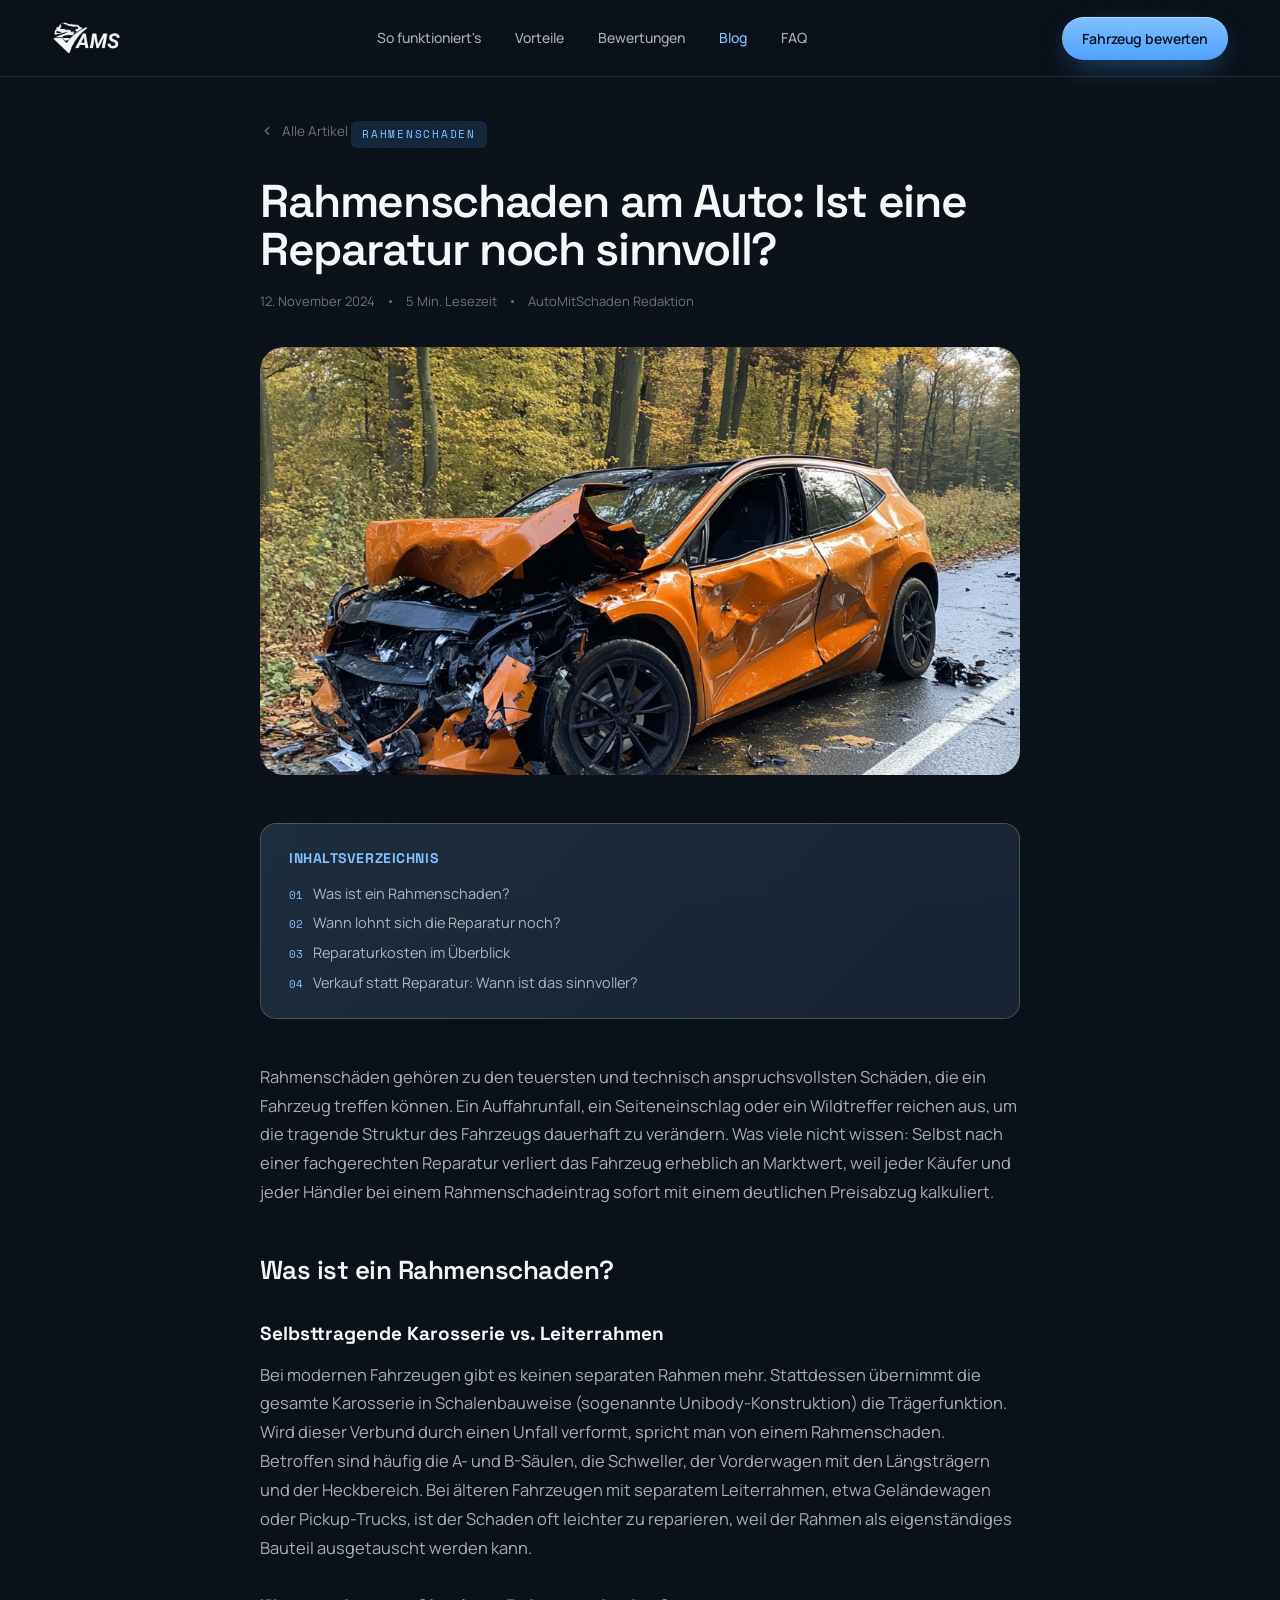
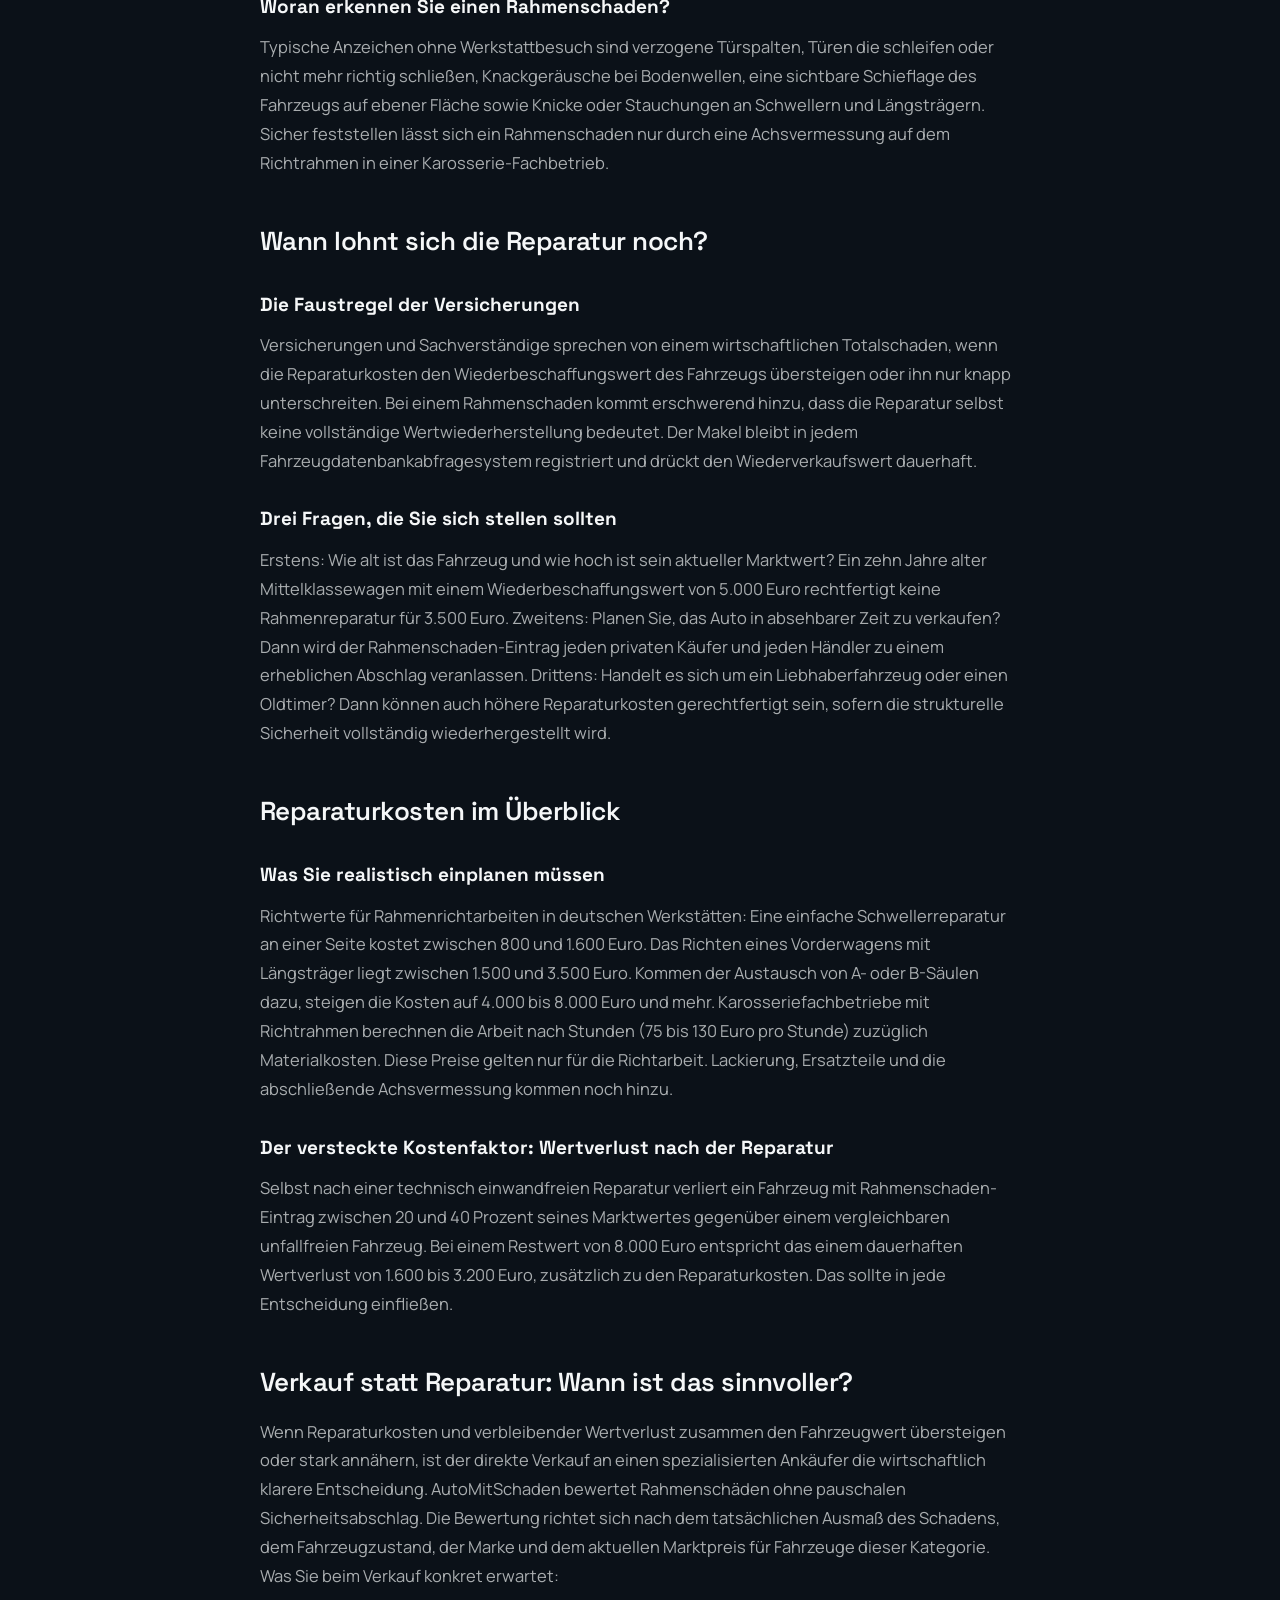
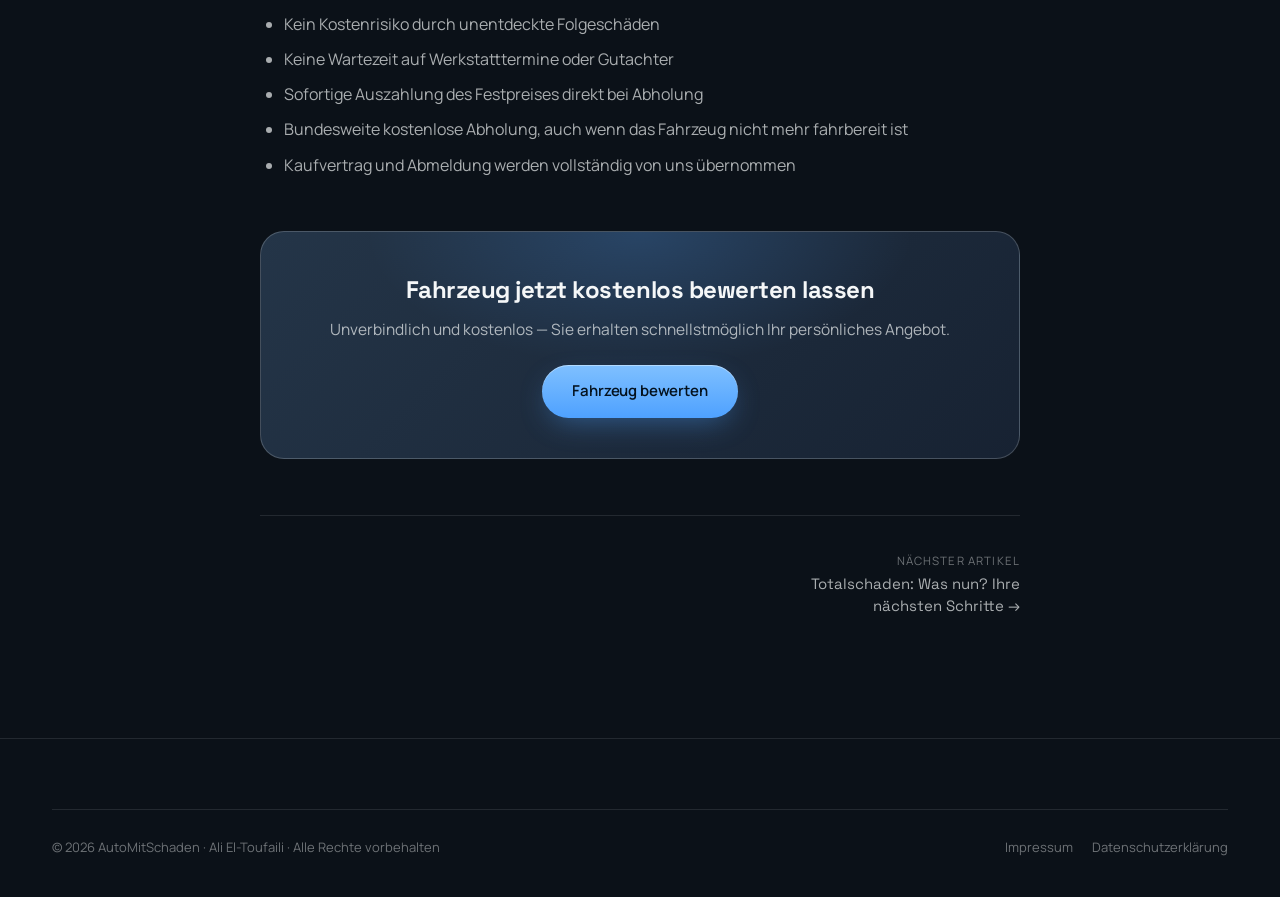
<file: blog/rahmenschaden-auto.html>
<!DOCTYPE html>
<html lang="de">
<head>
<meta charset="UTF-8" />
<meta name="viewport" content="width=device-width, initial-scale=1.0" />
<title>Rahmenschaden am Auto: Ist eine Reparatur noch sinnvoll? | AutoMitSchaden</title>
<meta name="description" content="Ob sich eine Reparatur bei Rahmenschaden lohnt, hängt von Ausmaß, Fahrzeugalter und Kosten ab. Dieser Ratgeber zeigt, wann Verkaufen die bessere Entscheidung ist." />
<meta name="robots" content="index, follow" />
<meta property="og:title" content="Rahmenschaden am Auto: Ist eine Reparatur noch sinnvoll?" />
<meta property="og:description" content="Sicherheitsrisiken, Reparaturkosten und wann der Verkauf die bessere Wahl ist — alles zum Thema Rahmenschaden." />
<meta property="og:type" content="article" />
<meta property="og:image" content="https://automitschaden.de/assets/blog/rahmenschaden.jpg" />
<link rel="canonical" href="https://automitschaden.de/blog/rahmenschaden-auto.html" />
<link rel="icon" type="image/png" sizes="32x32" href="../assets/favicon.png" />
<link rel="apple-touch-icon" sizes="180x180" href="../assets/apple-touch-icon.png" />
<meta name="theme-color" content="#0b1118" />
<link rel="preconnect" href="https://fonts.googleapis.com" />
<link rel="preconnect" href="https://fonts.gstatic.com" crossorigin />
<link href="https://fonts.googleapis.com/css2?family=Space+Grotesk:wght@400;500;600;700&family=Manrope:wght@400;500;600;700;800&family=Space+Mono:wght@400;700&display=swap" rel="stylesheet" />
<link rel="stylesheet" href="../styles.css" />
<link rel="stylesheet" href="../sections.css" />
<style>
  .article-page { min-height: 100vh; display: flex; flex-direction: column; }
  .article-main { flex: 1; padding: 120px 0 90px; }
  .article-wrap { max-width: 760px; margin: 0 auto; }
  .article-back { display: inline-flex; align-items: center; gap: 8px; font-size: 13.5px; color: var(--paper-faint); margin-bottom: 36px; transition: color .2s; }
  .article-back:hover { color: var(--accent-2); }
  .article-back svg { width: 14px; height: 14px; transform: rotate(180deg); }
  .article-tag { font-family: var(--font-mono); font-size: 11px; letter-spacing: .16em; text-transform: uppercase; background: rgba(78,161,255,.15); color: var(--accent-2); padding: 5px 11px; border-radius: 6px; display: inline-block; margin-bottom: 18px; }
  .article-title { font-family: var(--font-display); font-size: clamp(28px, 3.8vw, 46px); font-weight: 600; letter-spacing: -.03em; line-height: 1.05; margin-bottom: 18px; }
  .article-meta { display: flex; align-items: center; gap: 14px; margin-bottom: 36px; color: var(--paper-faint); font-size: 13px; }
  .article-meta .sep { width: 3px; height: 3px; border-radius: 50%; background: var(--paper-faint); }
  .article-hero-img { width: 100%; aspect-ratio: 16/9; object-fit: cover; border-radius: var(--radius-lg); display: block; margin-bottom: 48px; background: var(--ink-800); }
  .article-toc { background: linear-gradient(135deg, var(--ink-700), var(--ink-800)); border: 1px solid var(--hairline-strong); border-radius: var(--radius); padding: 24px 28px; margin-bottom: 44px; }
  .article-toc h3 { font-family: var(--font-display); font-size: 14px; letter-spacing: .04em; text-transform: uppercase; color: var(--accent-2); margin-bottom: 14px; }
  .article-toc ol { list-style: none; display: flex; flex-direction: column; gap: 8px; padding: 0; }
  .article-toc li { counter-increment: toc; display: flex; align-items: baseline; gap: 10px; }
  .article-toc li::before { content: "0" counter(toc); font-family: var(--font-mono); font-size: 11px; color: var(--accent-2); flex: none; }
  .article-toc a { font-size: 14.5px; color: var(--paper-dim); text-decoration: none; transition: color .2s; }
  .article-toc a:hover { color: var(--paper); }
  .article-content h2 { font-family: var(--font-display); font-size: clamp(20px, 2.4vw, 26px); font-weight: 600; letter-spacing: -.02em; margin: 44px 0 16px; color: var(--paper); }
  .article-content h3 { font-family: var(--font-display); font-size: 19px; margin: 30px 0 12px; color: var(--paper); }
  .article-content p { font-size: 16.5px; color: var(--paper-dim); line-height: 1.75; margin-bottom: 20px; }
  .article-content strong { color: var(--paper); font-weight: 700; }
  .article-content ul, .article-content ol { padding-left: 24px; margin-bottom: 20px; }
  .article-content li { font-size: 16px; color: var(--paper-dim); line-height: 1.7; margin-bottom: 8px; }
  .article-cta { background: linear-gradient(135deg, var(--ink-600), var(--ink-800)); border: 1px solid var(--hairline-strong); border-radius: var(--radius-lg); padding: 40px; margin-top: 52px; text-align: center; position: relative; overflow: hidden; }
  .article-cta::before { content: ""; position: absolute; inset: 0; background: radial-gradient(60% 100% at 50% 0%, rgba(78,161,255,.2), transparent 60%); }
  .article-cta > * { position: relative; }
  .article-cta h3 { font-family: var(--font-display); font-size: 24px; letter-spacing: -.02em; margin-bottom: 10px; }
  .article-cta p { font-size: 15.5px; color: var(--paper-dim); margin-bottom: 24px; }
  .article-nav { display: flex; justify-content: space-between; gap: 20px; margin-top: 56px; padding-top: 36px; border-top: 1px solid var(--hairline); }
  .article-nav a { display: flex; flex-direction: column; gap: 4px; text-decoration: none; max-width: 280px; }
  .article-nav .anav-label { font-size: 11.5px; color: var(--paper-faint); text-transform: uppercase; letter-spacing: .1em; }
  .article-nav .anav-title { font-family: var(--font-display); font-size: 15px; color: var(--paper-dim); transition: color .2s; }
  .article-nav a:hover .anav-title { color: var(--accent-2); }
  @media (max-width: 600px) { .article-cta { padding: 28px 20px; } .article-nav { flex-direction: column; } }
</style>
<script type="application/ld+json">
{
  "@context": "https://schema.org",
  "@type": "Article",
  "headline": "Rahmenschaden am Auto: Ist eine Reparatur noch sinnvoll?",
  "description": "Ob sich eine Reparatur bei Rahmenschaden lohnt, hängt von Ausmaß, Fahrzeugalter und Kosten ab.",
  "image": "https://automitschaden.de/assets/blog/rahmenschaden.jpg",
  "datePublished": "2024-11-12",
  "dateModified": "2026-05-31",
  "author": { "@type": "Organization", "name": "AutoMitSchaden", "url": "https://automitschaden.de" },
  "publisher": {
    "@type": "Organization",
    "name": "AutoMitSchaden",
    "url": "https://automitschaden.de"
  },
  "url": "https://automitschaden.de/blog/rahmenschaden-auto.html"
}
</script>
</head>
<body>
<div class="grain"></div>
<div class="article-page">

  <nav class="nav scrolled" style="position:fixed;top:0;left:0;right:0;z-index:100;">
    <div class="container nav-in">
      <a class="nav-logo" href="../index.html">
        <img src="../assets/logo-light.png" alt="AutoMitSchaden" style="height:34px;" />
      </a>
      <div class="nav-links">
        <a href="../index.html#prozess">So funktioniert's</a>
        <a href="../index.html#vorteile">Vorteile</a>
        <a href="../index.html#stimmen">Bewertungen</a>
        <a href="../blog.html" style="color:var(--accent-2)">Blog</a>
        <a href="../index.html#faq">FAQ</a>
      </div>
      <div class="nav-cta">
        <a href="../index.html" class="btn btn-primary" style="padding:11px 20px;font-size:14px;">Fahrzeug bewerten</a>
      </div>
    </div>
  </nav>

  <main class="article-main">
    <div class="container">
      <div class="article-wrap">

        <a href="../blog.html" class="article-back">
          <svg viewBox="0 0 24 24" fill="none" stroke="currentColor" stroke-width="2" stroke-linecap="round" stroke-linejoin="round"><path d="M9 6l6 6-6 6"/></svg>
          Alle Artikel
        </a>

        <span class="article-tag">Rahmenschaden</span>
        <h1 class="article-title">Rahmenschaden am Auto: Ist eine Reparatur noch sinnvoll?</h1>
        <div class="article-meta">
          <time datetime="2024-11-12">12. November 2024</time>
          <span class="sep"></span>
          <span>5 Min. Lesezeit</span>
          <span class="sep"></span>
          <span>AutoMitSchaden Redaktion</span>
        </div>

        <img src="../assets/blog/rahmenschaden.jpg"
             alt="Unfallfahrzeug mit Rahmenschaden auf einer deutschen Landstra&szlig;e"
             class="article-hero-img"
             onerror="this.style.display='none';" />

        <div class="article-toc">
          <h3>Inhaltsverzeichnis</h3>
          <ol style="counter-reset:toc;">
            <li><a href="#was-ist-rahmenschaden">Was ist ein Rahmenschaden?</a></li>
            <li><a href="#reparatur-sinnvoll">Wann lohnt sich die Reparatur noch?</a></li>
            <li><a href="#kosten-ueberblick">Reparaturkosten im &Uuml;berblick</a></li>
            <li><a href="#verkauf-als-option">Verkauf statt Reparatur: Wann ist das sinnvoller?</a></li>
          </ol>
        </div>

        <div class="article-content">

          <p>Rahmenschäden gehören zu den teuersten und technisch anspruchsvollsten Schäden, die ein Fahrzeug treffen können. Ein Auffahrunfall, ein Seiteneinschlag oder ein Wildtreffer reichen aus, um die tragende Struktur des Fahrzeugs dauerhaft zu verändern. Was viele nicht wissen: Selbst nach einer fachgerechten Reparatur verliert das Fahrzeug erheblich an Marktwert, weil jeder Käufer und jeder Händler bei einem Rahmenschadeintrag sofort mit einem deutlichen Preisabzug kalkuliert.</p>

          <h2 id="was-ist-rahmenschaden">Was ist ein Rahmenschaden?</h2>

          <h3>Selbsttragende Karosserie vs. Leiterrahmen</h3>
          <p>Bei modernen Fahrzeugen gibt es keinen separaten Rahmen mehr. Stattdessen übernimmt die gesamte Karosserie in Schalenbauweise (sogenannte Unibody-Konstruktion) die Trägerfunktion. Wird dieser Verbund durch einen Unfall verformt, spricht man von einem Rahmenschaden. Betroffen sind häufig die A- und B-Säulen, die Schweller, der Vorderwagen mit den Längsträgern und der Heckbereich. Bei älteren Fahrzeugen mit separatem Leiterrahmen, etwa Geländewagen oder Pickup-Trucks, ist der Schaden oft leichter zu reparieren, weil der Rahmen als eigenständiges Bauteil ausgetauscht werden kann.</p>

          <h3>Woran erkennen Sie einen Rahmenschaden?</h3>
          <p>Typische Anzeichen ohne Werkstattbesuch sind verzogene Türspalten, Türen die schleifen oder nicht mehr richtig schließen, Knackgeräusche bei Bodenwellen, eine sichtbare Schieflage des Fahrzeugs auf ebener Fläche sowie Knicke oder Stauchungen an Schwellern und Längsträgern. Sicher feststellen lässt sich ein Rahmenschaden nur durch eine Achsvermessung auf dem Richtrahmen in einer Karosserie-Fachbetrieb.</p>

          <h2 id="reparatur-sinnvoll">Wann lohnt sich die Reparatur noch?</h2>

          <h3>Die Faustregel der Versicherungen</h3>
          <p>Versicherungen und Sachverständige sprechen von einem wirtschaftlichen Totalschaden, wenn die Reparaturkosten den Wiederbeschaffungswert des Fahrzeugs übersteigen oder ihn nur knapp unterschreiten. Bei einem Rahmenschaden kommt erschwerend hinzu, dass die Reparatur selbst keine vollständige Wertwiederherstellung bedeutet. Der Makel bleibt in jedem Fahrzeugdatenbankabfragesystem registriert und drückt den Wiederverkaufswert dauerhaft.</p>

          <h3>Drei Fragen, die Sie sich stellen sollten</h3>
          <p>Erstens: Wie alt ist das Fahrzeug und wie hoch ist sein aktueller Marktwert? Ein zehn Jahre alter Mittelklassewagen mit einem Wiederbeschaffungswert von 5.000 Euro rechtfertigt keine Rahmenreparatur für 3.500 Euro. Zweitens: Planen Sie, das Auto in absehbarer Zeit zu verkaufen? Dann wird der Rahmenschaden-Eintrag jeden privaten Käufer und jeden Händler zu einem erheblichen Abschlag veranlassen. Drittens: Handelt es sich um ein Liebhaberfahrzeug oder einen Oldtimer? Dann können auch höhere Reparaturkosten gerechtfertigt sein, sofern die strukturelle Sicherheit vollständig wiederhergestellt wird.</p>

          <h2 id="kosten-ueberblick">Reparaturkosten im &Uuml;berblick</h2>

          <h3>Was Sie realistisch einplanen müssen</h3>
          <p>Richtwerte für Rahmenrichtarbeiten in deutschen Werkstätten: Eine einfache Schwellerreparatur an einer Seite kostet zwischen 800 und 1.600 Euro. Das Richten eines Vorderwagens mit Längsträger liegt zwischen 1.500 und 3.500 Euro. Kommen der Austausch von A- oder B-Säulen dazu, steigen die Kosten auf 4.000 bis 8.000 Euro und mehr. Karosseriefachbetriebe mit Richtrahmen berechnen die Arbeit nach Stunden (75 bis 130 Euro pro Stunde) zuzüglich Materialkosten. Diese Preise gelten nur für die Richtarbeit. Lackierung, Ersatzteile und die abschließende Achsvermessung kommen noch hinzu.</p>

          <h3>Der versteckte Kostenfaktor: Wertverlust nach der Reparatur</h3>
          <p>Selbst nach einer technisch einwandfreien Reparatur verliert ein Fahrzeug mit Rahmenschaden-Eintrag zwischen 20 und 40 Prozent seines Marktwertes gegenüber einem vergleichbaren unfallfreien Fahrzeug. Bei einem Restwert von 8.000 Euro entspricht das einem dauerhaften Wertverlust von 1.600 bis 3.200 Euro, zusätzlich zu den Reparaturkosten. Das sollte in jede Entscheidung einfließen.</p>

          <h2 id="verkauf-als-option">Verkauf statt Reparatur: Wann ist das sinnvoller?</h2>

          <p>Wenn Reparaturkosten und verbleibender Wertverlust zusammen den Fahrzeugwert übersteigen oder stark annähern, ist der direkte Verkauf an einen spezialisierten Ankäufer die wirtschaftlich klarere Entscheidung. AutoMitSchaden bewertet Rahmenschäden ohne pauschalen Sicherheitsabschlag. Die Bewertung richtet sich nach dem tatsächlichen Ausmaß des Schadens, dem Fahrzeugzustand, der Marke und dem aktuellen Marktpreis für Fahrzeuge dieser Kategorie. Was Sie beim Verkauf konkret erwartet:</p>

          <ul>
            <li>Kein Kostenrisiko durch unentdeckte Folgeschäden</li>
            <li>Keine Wartezeit auf Werkstatttermine oder Gutachter</li>
            <li>Sofortige Auszahlung des Festpreises direkt bei Abholung</li>
            <li>Bundesweite kostenlose Abholung, auch wenn das Fahrzeug nicht mehr fahrbereit ist</li>
            <li>Kaufvertrag und Abmeldung werden vollständig von uns übernommen</li>
          </ul>

        </div>

        <div class="article-cta">
          <h3>Fahrzeug jetzt kostenlos bewerten lassen</h3>
          <p>Unverbindlich und kostenlos &mdash; Sie erhalten schnellstmöglich Ihr persönliches Angebot.</p>
          <a href="../index.html" class="btn btn-primary" style="font-size:15px;padding:15px 30px;">Fahrzeug bewerten</a>
        </div>

        <div class="article-nav">
          <div></div>
          <a href="totalschaden-naechste-schritte.html" style="text-align:right;">
            <span class="anav-label">N&auml;chster Artikel</span>
            <span class="anav-title">Totalschaden: Was nun? Ihre n&auml;chsten Schritte &rarr;</span>
          </a>
        </div>

      </div>
    </div>
  </main>

  <footer class="footer">
    <div class="container">
      <div class="foot-bot">
        <span>&#169; 2026 AutoMitSchaden &middot; Ali El-Toufaili &middot; Alle Rechte vorbehalten</span>
        <span>
          <a href="../impressum.html" style="margin-right:16px;">Impressum</a>
          <a href="../datenschutz.html">Datenschutzerkl&auml;rung</a>
        </span>
      </div>
    </div>
  </footer>

</div>
</body>
</html>
</file>
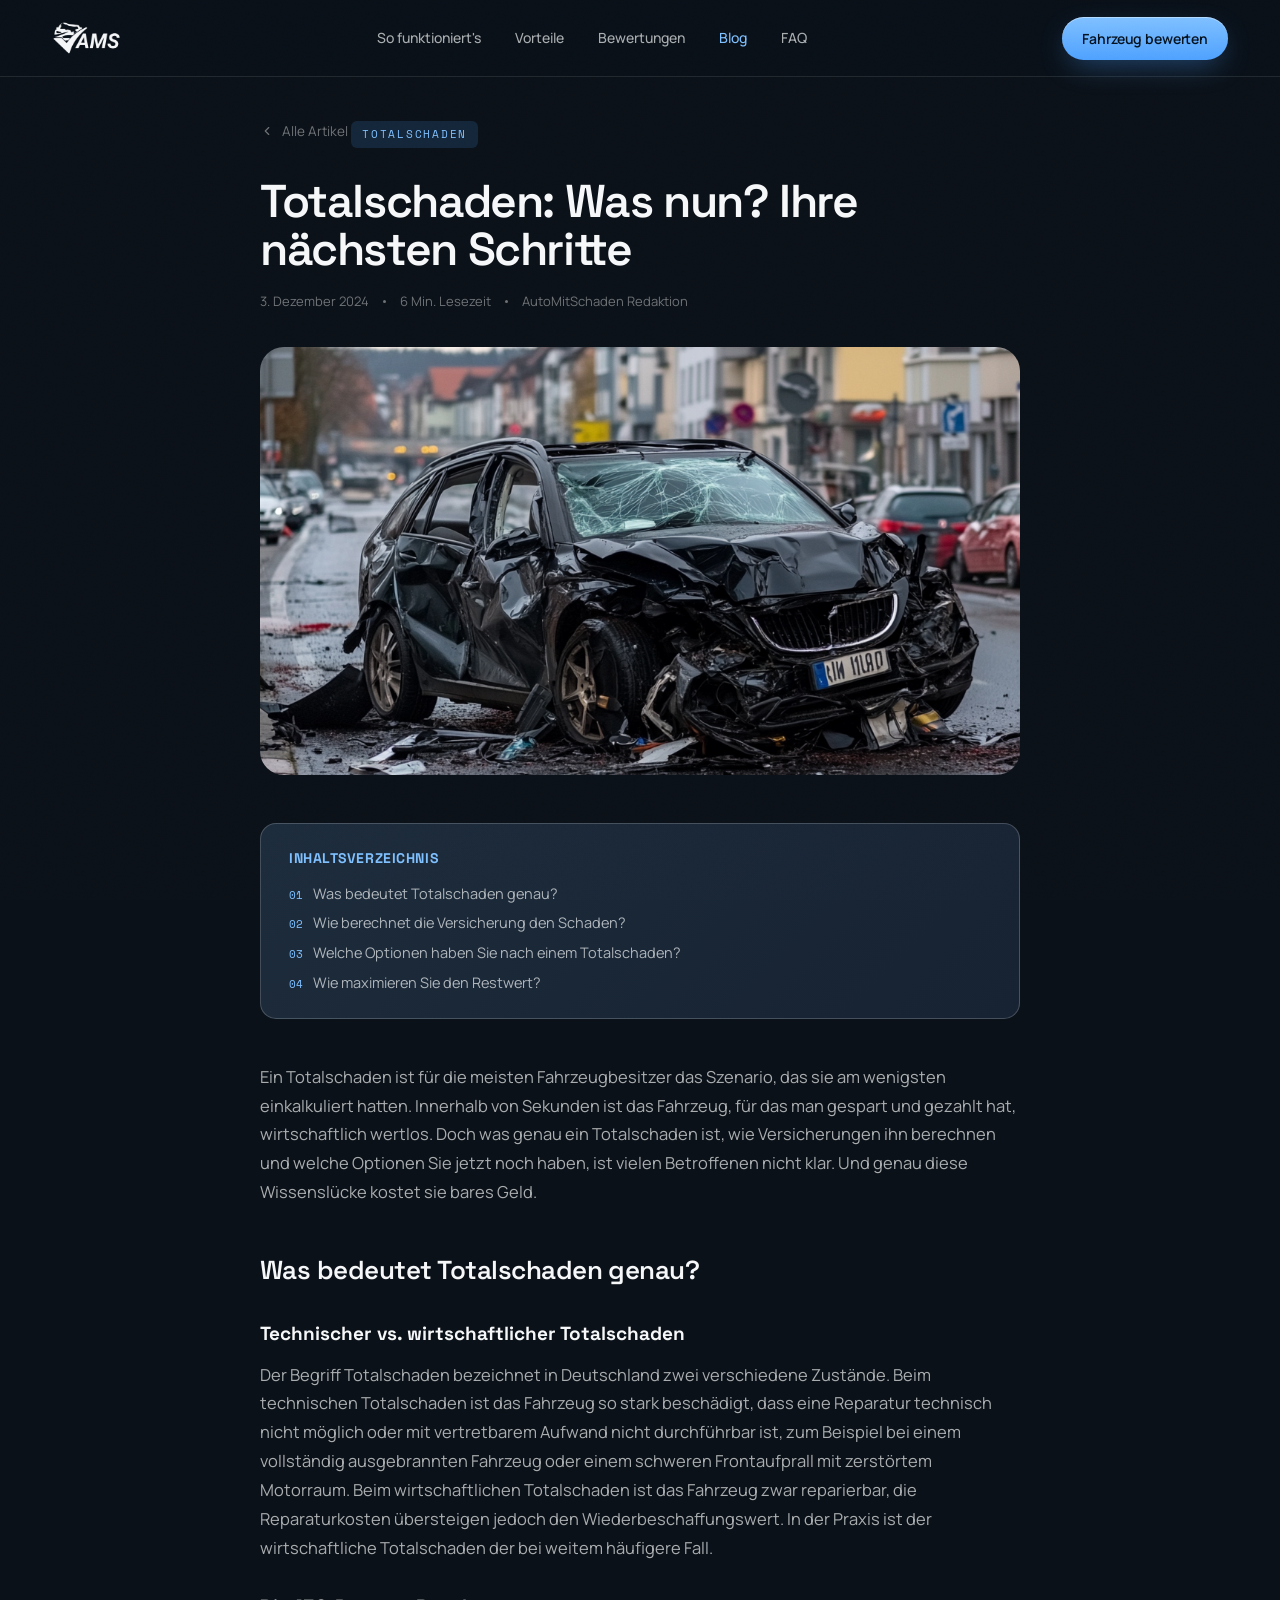
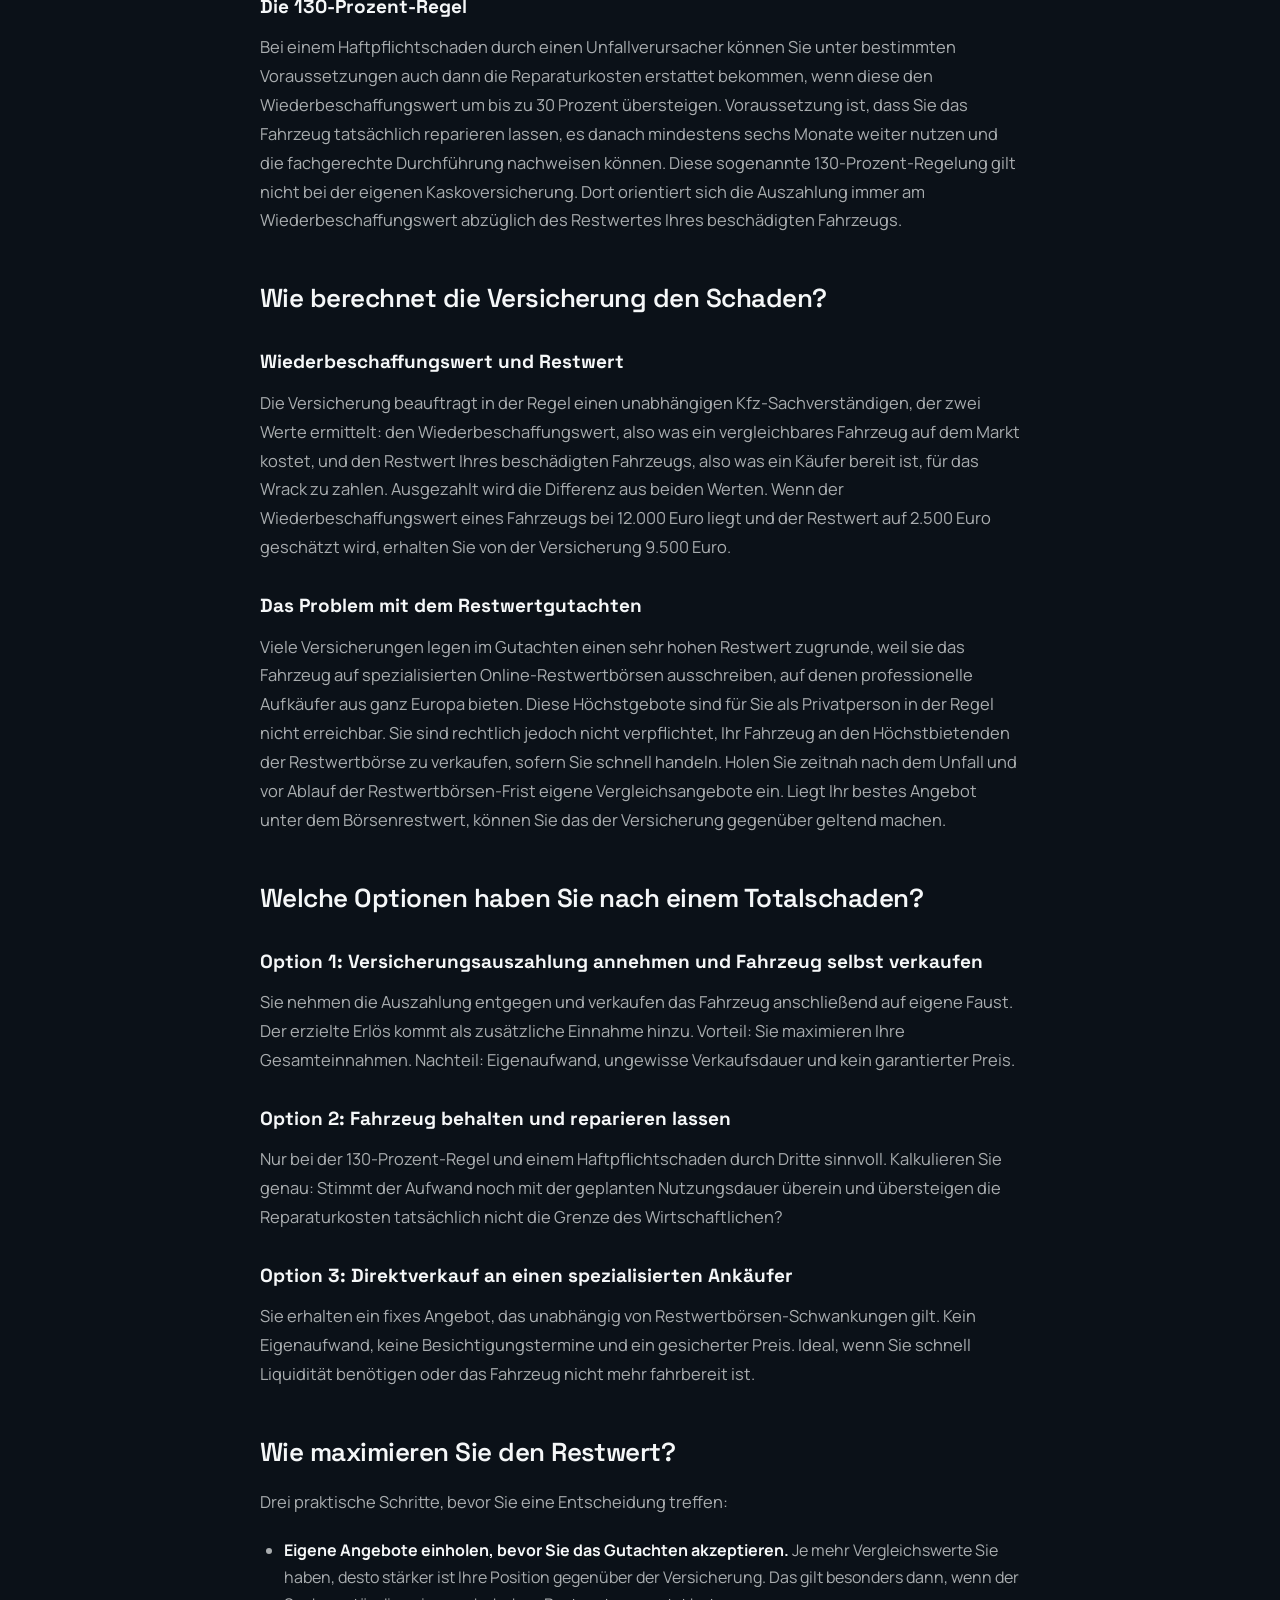
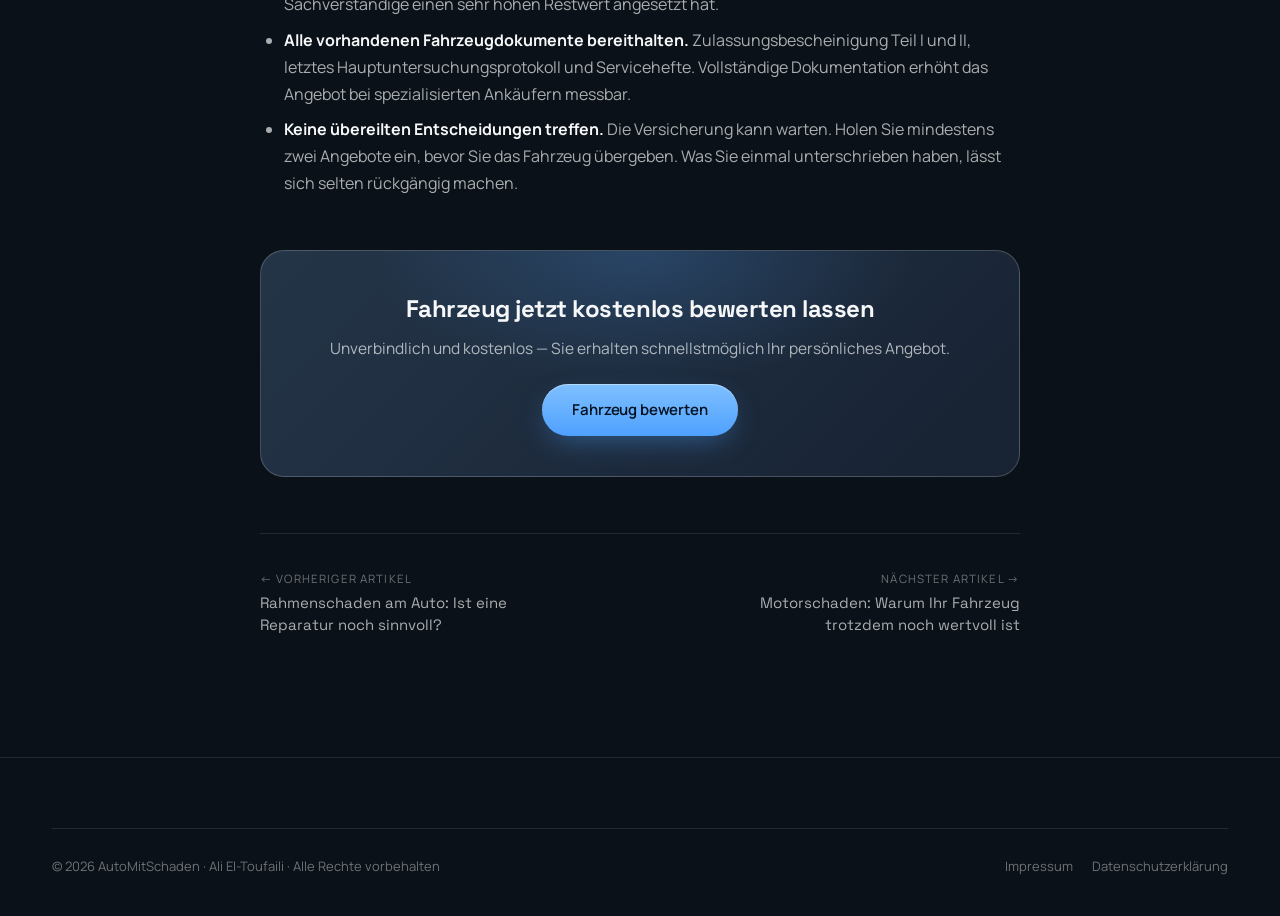
<file: blog/totalschaden-naechste-schritte.html>
<!DOCTYPE html>
<html lang="de">
<head>
<meta charset="UTF-8" />
<meta name="viewport" content="width=device-width, initial-scale=1.0" />
<title>Totalschaden: Was nun? Ihre nächsten Schritte | AutoMitSchaden</title>
<meta name="description" content="Nach einem Totalschaden stehen Sie vor der Frage: reparieren oder verkaufen? Dieser Ratgeber erklärt, wie Versicherungen den Totalschaden berechnen und welche Optionen Sie haben." />
<meta name="robots" content="index, follow" />
<meta property="og:title" content="Totalschaden: Was nun? Ihre nächsten Schritte" />
<meta property="og:description" content="Versicherung, Restwert und Verkaufsalternativen nach einem Totalschaden verständlich erklärt." />
<meta property="og:type" content="article" />
<meta property="og:image" content="https://automitschaden.de/assets/blog/totalschaden.jpg" />
<link rel="canonical" href="https://automitschaden.de/blog/totalschaden-naechste-schritte.html" />
<link rel="icon" type="image/png" sizes="32x32" href="../assets/favicon.png" />
<link rel="apple-touch-icon" sizes="180x180" href="../assets/apple-touch-icon.png" />
<meta name="theme-color" content="#0b1118" />
<link rel="preconnect" href="https://fonts.googleapis.com" />
<link rel="preconnect" href="https://fonts.gstatic.com" crossorigin />
<link href="https://fonts.googleapis.com/css2?family=Space+Grotesk:wght@400;500;600;700&family=Manrope:wght@400;500;600;700;800&family=Space+Mono:wght@400;700&display=swap" rel="stylesheet" />
<link rel="stylesheet" href="../styles.css" />
<link rel="stylesheet" href="../sections.css" />
<style>
  .article-page { min-height: 100vh; display: flex; flex-direction: column; }
  .article-main { flex: 1; padding: 120px 0 90px; }
  .article-wrap { max-width: 760px; margin: 0 auto; }
  .article-back { display: inline-flex; align-items: center; gap: 8px; font-size: 13.5px; color: var(--paper-faint); margin-bottom: 36px; transition: color .2s; }
  .article-back:hover { color: var(--accent-2); }
  .article-back svg { width: 14px; height: 14px; transform: rotate(180deg); }
  .article-tag { font-family: var(--font-mono); font-size: 11px; letter-spacing: .16em; text-transform: uppercase; background: rgba(78,161,255,.15); color: var(--accent-2); padding: 5px 11px; border-radius: 6px; display: inline-block; margin-bottom: 18px; }
  .article-title { font-family: var(--font-display); font-size: clamp(28px, 3.8vw, 46px); font-weight: 600; letter-spacing: -.03em; line-height: 1.05; margin-bottom: 18px; }
  .article-meta { display: flex; align-items: center; gap: 14px; margin-bottom: 36px; color: var(--paper-faint); font-size: 13px; }
  .article-meta .sep { width: 3px; height: 3px; border-radius: 50%; background: var(--paper-faint); }
  .article-hero-img { width: 100%; aspect-ratio: 16/9; object-fit: cover; border-radius: var(--radius-lg); display: block; margin-bottom: 48px; background: var(--ink-800); }
  .article-toc { background: linear-gradient(135deg, var(--ink-700), var(--ink-800)); border: 1px solid var(--hairline-strong); border-radius: var(--radius); padding: 24px 28px; margin-bottom: 44px; }
  .article-toc h3 { font-family: var(--font-display); font-size: 14px; letter-spacing: .04em; text-transform: uppercase; color: var(--accent-2); margin-bottom: 14px; }
  .article-toc ol { list-style: none; display: flex; flex-direction: column; gap: 8px; padding: 0; }
  .article-toc li { counter-increment: toc; display: flex; align-items: baseline; gap: 10px; }
  .article-toc li::before { content: "0" counter(toc); font-family: var(--font-mono); font-size: 11px; color: var(--accent-2); flex: none; }
  .article-toc a { font-size: 14.5px; color: var(--paper-dim); text-decoration: none; transition: color .2s; }
  .article-toc a:hover { color: var(--paper); }
  .article-content h2 { font-family: var(--font-display); font-size: clamp(20px, 2.4vw, 26px); font-weight: 600; letter-spacing: -.02em; margin: 44px 0 16px; color: var(--paper); }
  .article-content h3 { font-family: var(--font-display); font-size: 19px; margin: 30px 0 12px; color: var(--paper); }
  .article-content p { font-size: 16.5px; color: var(--paper-dim); line-height: 1.75; margin-bottom: 20px; }
  .article-content strong { color: var(--paper); font-weight: 700; }
  .article-content ul, .article-content ol { padding-left: 24px; margin-bottom: 20px; }
  .article-content li { font-size: 16px; color: var(--paper-dim); line-height: 1.7; margin-bottom: 8px; }
  .article-cta { background: linear-gradient(135deg, var(--ink-600), var(--ink-800)); border: 1px solid var(--hairline-strong); border-radius: var(--radius-lg); padding: 40px; margin-top: 52px; text-align: center; position: relative; overflow: hidden; }
  .article-cta::before { content: ""; position: absolute; inset: 0; background: radial-gradient(60% 100% at 50% 0%, rgba(78,161,255,.2), transparent 60%); }
  .article-cta > * { position: relative; }
  .article-cta h3 { font-family: var(--font-display); font-size: 24px; letter-spacing: -.02em; margin-bottom: 10px; }
  .article-cta p { font-size: 15.5px; color: var(--paper-dim); margin-bottom: 24px; }
  .article-nav { display: flex; justify-content: space-between; gap: 20px; margin-top: 56px; padding-top: 36px; border-top: 1px solid var(--hairline); }
  .article-nav a { display: flex; flex-direction: column; gap: 4px; text-decoration: none; max-width: 280px; }
  .article-nav .anav-label { font-size: 11.5px; color: var(--paper-faint); text-transform: uppercase; letter-spacing: .1em; }
  .article-nav .anav-title { font-family: var(--font-display); font-size: 15px; color: var(--paper-dim); transition: color .2s; }
  .article-nav a:hover .anav-title { color: var(--accent-2); }
  @media (max-width: 600px) { .article-cta { padding: 28px 20px; } .article-nav { flex-direction: column; } }
</style>
<script type="application/ld+json">
{
  "@context": "https://schema.org",
  "@type": "Article",
  "headline": "Totalschaden: Was nun? Ihre nächsten Schritte",
  "description": "Nach einem Totalschaden stehen Sie vor der Frage: reparieren oder verkaufen? Dieser Ratgeber erklärt, wie Versicherungen den Totalschaden berechnen und welche Optionen Sie haben.",
  "image": "https://automitschaden.de/assets/blog/totalschaden.jpg",
  "datePublished": "2024-12-03",
  "dateModified": "2026-05-31",
  "author": { "@type": "Organization", "name": "AutoMitSchaden", "url": "https://automitschaden.de" },
  "publisher": {
    "@type": "Organization",
    "name": "AutoMitSchaden",
    "url": "https://automitschaden.de"
  },
  "url": "https://automitschaden.de/blog/totalschaden-naechste-schritte.html"
}
</script>
</head>
<body>
<div class="grain"></div>
<div class="article-page">

  <nav class="nav scrolled" style="position:fixed;top:0;left:0;right:0;z-index:100;">
    <div class="container nav-in">
      <a class="nav-logo" href="../index.html">
        <img src="../assets/logo-light.png" alt="AutoMitSchaden" style="height:34px;" />
      </a>
      <div class="nav-links">
        <a href="../index.html#prozess">So funktioniert's</a>
        <a href="../index.html#vorteile">Vorteile</a>
        <a href="../index.html#stimmen">Bewertungen</a>
        <a href="../blog.html" style="color:var(--accent-2)">Blog</a>
        <a href="../index.html#faq">FAQ</a>
      </div>
      <div class="nav-cta">
        <a href="../index.html" class="btn btn-primary" style="padding:11px 20px;font-size:14px;">Fahrzeug bewerten</a>
      </div>
    </div>
  </nav>

  <main class="article-main">
    <div class="container">
      <div class="article-wrap">

        <a href="../blog.html" class="article-back">
          <svg viewBox="0 0 24 24" fill="none" stroke="currentColor" stroke-width="2" stroke-linecap="round" stroke-linejoin="round"><path d="M9 6l6 6-6 6"/></svg>
          Alle Artikel
        </a>

        <span class="article-tag">Totalschaden</span>
        <h1 class="article-title">Totalschaden: Was nun? Ihre n&auml;chsten Schritte</h1>
        <div class="article-meta">
          <time datetime="2024-12-03">3. Dezember 2024</time>
          <span class="sep"></span>
          <span>6 Min. Lesezeit</span>
          <span class="sep"></span>
          <span>AutoMitSchaden Redaktion</span>
        </div>

        <img src="../assets/blog/totalschaden.jpg"
             alt="Schwer besch&auml;digtes Fahrzeug nach Unfall"
             class="article-hero-img"
             onerror="this.style.display='none';" />

        <div class="article-toc">
          <h3>Inhaltsverzeichnis</h3>
          <ol style="counter-reset:toc;">
            <li><a href="#was-ist-totalschaden">Was bedeutet Totalschaden genau?</a></li>
            <li><a href="#versicherung-berechnung">Wie berechnet die Versicherung den Schaden?</a></li>
            <li><a href="#optionen-nach-totalschaden">Welche Optionen haben Sie nach einem Totalschaden?</a></li>
            <li><a href="#restwert-maximieren">Wie maximieren Sie den Restwert?</a></li>
          </ol>
        </div>

        <div class="article-content">

          <p>Ein Totalschaden ist für die meisten Fahrzeugbesitzer das Szenario, das sie am wenigsten einkalkuliert hatten. Innerhalb von Sekunden ist das Fahrzeug, für das man gespart und gezahlt hat, wirtschaftlich wertlos. Doch was genau ein Totalschaden ist, wie Versicherungen ihn berechnen und welche Optionen Sie jetzt noch haben, ist vielen Betroffenen nicht klar. Und genau diese Wissenslücke kostet sie bares Geld.</p>

          <h2 id="was-ist-totalschaden">Was bedeutet Totalschaden genau?</h2>

          <h3>Technischer vs. wirtschaftlicher Totalschaden</h3>
          <p>Der Begriff Totalschaden bezeichnet in Deutschland zwei verschiedene Zustände. Beim technischen Totalschaden ist das Fahrzeug so stark beschädigt, dass eine Reparatur technisch nicht möglich oder mit vertretbarem Aufwand nicht durchführbar ist, zum Beispiel bei einem vollständig ausgebrannten Fahrzeug oder einem schweren Frontaufprall mit zerstörtem Motorraum. Beim wirtschaftlichen Totalschaden ist das Fahrzeug zwar reparierbar, die Reparaturkosten übersteigen jedoch den Wiederbeschaffungswert. In der Praxis ist der wirtschaftliche Totalschaden der bei weitem häufigere Fall.</p>

          <h3>Die 130-Prozent-Regel</h3>
          <p>Bei einem Haftpflichtschaden durch einen Unfallverursacher können Sie unter bestimmten Voraussetzungen auch dann die Reparaturkosten erstattet bekommen, wenn diese den Wiederbeschaffungswert um bis zu 30 Prozent übersteigen. Voraussetzung ist, dass Sie das Fahrzeug tatsächlich reparieren lassen, es danach mindestens sechs Monate weiter nutzen und die fachgerechte Durchführung nachweisen können. Diese sogenannte 130-Prozent-Regelung gilt nicht bei der eigenen Kaskoversicherung. Dort orientiert sich die Auszahlung immer am Wiederbeschaffungswert abzüglich des Restwertes Ihres beschädigten Fahrzeugs.</p>

          <h2 id="versicherung-berechnung">Wie berechnet die Versicherung den Schaden?</h2>

          <h3>Wiederbeschaffungswert und Restwert</h3>
          <p>Die Versicherung beauftragt in der Regel einen unabhängigen Kfz-Sachverständigen, der zwei Werte ermittelt: den Wiederbeschaffungswert, also was ein vergleichbares Fahrzeug auf dem Markt kostet, und den Restwert Ihres beschädigten Fahrzeugs, also was ein Käufer bereit ist, für das Wrack zu zahlen. Ausgezahlt wird die Differenz aus beiden Werten. Wenn der Wiederbeschaffungswert eines Fahrzeugs bei 12.000 Euro liegt und der Restwert auf 2.500 Euro geschätzt wird, erhalten Sie von der Versicherung 9.500 Euro.</p>

          <h3>Das Problem mit dem Restwertgutachten</h3>
          <p>Viele Versicherungen legen im Gutachten einen sehr hohen Restwert zugrunde, weil sie das Fahrzeug auf spezialisierten Online-Restwertbörsen ausschreiben, auf denen professionelle Aufkäufer aus ganz Europa bieten. Diese Höchstgebote sind für Sie als Privatperson in der Regel nicht erreichbar. Sie sind rechtlich jedoch nicht verpflichtet, Ihr Fahrzeug an den Höchstbietenden der Restwertbörse zu verkaufen, sofern Sie schnell handeln. Holen Sie zeitnah nach dem Unfall und vor Ablauf der Restwertbörsen-Frist eigene Vergleichsangebote ein. Liegt Ihr bestes Angebot unter dem Börsenrestwert, können Sie das der Versicherung gegenüber geltend machen.</p>

          <h2 id="optionen-nach-totalschaden">Welche Optionen haben Sie nach einem Totalschaden?</h2>

          <h3>Option 1: Versicherungsauszahlung annehmen und Fahrzeug selbst verkaufen</h3>
          <p>Sie nehmen die Auszahlung entgegen und verkaufen das Fahrzeug anschließend auf eigene Faust. Der erzielte Erlös kommt als zusätzliche Einnahme hinzu. Vorteil: Sie maximieren Ihre Gesamteinnahmen. Nachteil: Eigenaufwand, ungewisse Verkaufsdauer und kein garantierter Preis.</p>

          <h3>Option 2: Fahrzeug behalten und reparieren lassen</h3>
          <p>Nur bei der 130-Prozent-Regel und einem Haftpflichtschaden durch Dritte sinnvoll. Kalkulieren Sie genau: Stimmt der Aufwand noch mit der geplanten Nutzungsdauer überein und übersteigen die Reparaturkosten tatsächlich nicht die Grenze des Wirtschaftlichen?</p>

          <h3>Option 3: Direktverkauf an einen spezialisierten Ankäufer</h3>
          <p>Sie erhalten ein fixes Angebot, das unabhängig von Restwertbörsen-Schwankungen gilt. Kein Eigenaufwand, keine Besichtigungstermine und ein gesicherter Preis. Ideal, wenn Sie schnell Liquidität benötigen oder das Fahrzeug nicht mehr fahrbereit ist.</p>

          <h2 id="restwert-maximieren">Wie maximieren Sie den Restwert?</h2>

          <p>Drei praktische Schritte, bevor Sie eine Entscheidung treffen:</p>

          <ul>
            <li><strong>Eigene Angebote einholen, bevor Sie das Gutachten akzeptieren.</strong> Je mehr Vergleichswerte Sie haben, desto stärker ist Ihre Position gegenüber der Versicherung. Das gilt besonders dann, wenn der Sachverständige einen sehr hohen Restwert angesetzt hat.</li>
            <li><strong>Alle vorhandenen Fahrzeugdokumente bereithalten.</strong> Zulassungsbescheinigung Teil I und II, letztes Hauptuntersuchungsprotokoll und Servicehefte. Vollständige Dokumentation erhöht das Angebot bei spezialisierten Ankäufern messbar.</li>
            <li><strong>Keine übereilten Entscheidungen treffen.</strong> Die Versicherung kann warten. Holen Sie mindestens zwei Angebote ein, bevor Sie das Fahrzeug übergeben. Was Sie einmal unterschrieben haben, lässt sich selten rückgängig machen.</li>
          </ul>

        </div>

        <div class="article-cta">
          <h3>Fahrzeug jetzt kostenlos bewerten lassen</h3>
          <p>Unverbindlich und kostenlos &mdash; Sie erhalten schnellstmöglich Ihr persönliches Angebot.</p>
          <a href="../index.html" class="btn btn-primary" style="font-size:15px;padding:15px 30px;">Fahrzeug bewerten</a>
        </div>

        <div class="article-nav">
          <a href="rahmenschaden-auto.html">
            <span class="anav-label">&larr; Vorheriger Artikel</span>
            <span class="anav-title">Rahmenschaden am Auto: Ist eine Reparatur noch sinnvoll?</span>
          </a>
          <a href="motorschaden-auto-wertvoll.html" style="text-align:right;">
            <span class="anav-label">N&auml;chster Artikel &rarr;</span>
            <span class="anav-title">Motorschaden: Warum Ihr Fahrzeug trotzdem noch wertvoll ist</span>
          </a>
        </div>

      </div>
    </div>
  </main>

  <footer class="footer">
    <div class="container">
      <div class="foot-bot">
        <span>&#169; 2026 AutoMitSchaden &middot; Ali El-Toufaili &middot; Alle Rechte vorbehalten</span>
        <span>
          <a href="../impressum.html" style="margin-right:16px;">Impressum</a>
          <a href="../datenschutz.html">Datenschutzerkl&auml;rung</a>
        </span>
      </div>
    </div>
  </footer>

</div>
</body>
</html>
</file>
<file: styles.css>
/* ============================================================
   AutoMitSchaden (AMS) — Premium Automotive-Tech
   Design tokens + global styles
   ============================================================ */

:root {
  /* Brand ink — aufgehelltes Navy (mehr Tiefe, weniger Schwarz) */
  --ink-950: #0b1118;
  --ink-900: #0e1520;
  --ink-850: #121c27;
  --ink-800: #172232;
  --ink-700: #1d2c3c;
  --ink-600: #243548;

  /* Light/paper */
  --paper: #f5f7f8;
  --paper-dim: rgba(245, 247, 248, 0.68);
  --paper-faint: rgba(245, 247, 248, 0.42);
  --hairline: rgba(245, 247, 248, 0.10);
  --hairline-strong: rgba(245, 247, 248, 0.20);

  /* Accent — refined electric blue (tweakable) */
  --accent: #4ea1ff;
  --accent-2: #7fc0ff;
  --accent-deep: #2b6fd6;
  --accent-glow: rgba(78, 161, 255, 0.45);
  --accent-ink: #04121f;

  /* Success */
  --mint: #56d6a6;

  /* Glass */
  --glass: rgba(18, 27, 38, 0.55);
  --glass-strong: rgba(20, 30, 44, 0.82);
  --glass-border: rgba(245, 247, 248, 0.16);

  /* Form */
  --card-bg: #f6f8f9;
  --card-ink: #0e1620;
  --card-ink-dim: #586374;
  --card-line: #dfe5ea;
  --card-line-strong: #c6d0d8;
  --field-bg: #ffffff;

  /* Typography */
  --font-display: "Space Grotesk", "Manrope", system-ui, sans-serif;
  --font-ui: "Manrope", system-ui, sans-serif;
  --font-mono: "Space Mono", ui-monospace, "SFMono-Regular", monospace;

  /* Layout */
  --container: 1240px;
  --radius-lg: 24px;
  --radius: 16px;
  --radius-sm: 11px;
  --ease: cubic-bezier(0.22, 1, 0.36, 1);
  --ease-out: cubic-bezier(0.16, 1, 0.3, 1);
}

* { box-sizing: border-box; margin: 0; padding: 0; }

html { scroll-behavior: smooth; -webkit-font-smoothing: antialiased; text-rendering: optimizeLegibility; }

body {
  font-family: var(--font-ui);
  background: var(--ink-950);
  color: var(--paper);
  line-height: 1.5;
  overflow-x: hidden;
}

::selection { background: var(--accent); color: var(--accent-ink); }

img { max-width: 100%; display: block; }
button { font-family: inherit; cursor: pointer; border: none; background: none; color: inherit; }
input, select, textarea { font-family: inherit; font-size: inherit; }
a { color: inherit; text-decoration: none; }

/* Scrollbar */
::-webkit-scrollbar { width: 10px; height: 10px; }
::-webkit-scrollbar-track { background: var(--ink-950); }
::-webkit-scrollbar-thumb { background: var(--ink-600); border-radius: 8px; border: 2px solid var(--ink-950); }

/* ---------- Typography helpers ---------- */
.display {
  font-family: var(--font-display);
  font-weight: 600;
  letter-spacing: -0.025em;
  line-height: 0.98;
}
.eyebrow {
  font-family: var(--font-mono);
  font-size: 12px;
  letter-spacing: 0.22em;
  text-transform: uppercase;
  color: var(--accent-2);
  display: inline-flex;
  align-items: center;
  gap: 10px;
}
.eyebrow::before {
  content: "";
  width: 22px; height: 1px;
  background: linear-gradient(90deg, transparent, var(--accent));
}

/* ---------- Layout ---------- */
.container { width: 100%; max-width: var(--container); margin: 0 auto; padding: 0 32px; }
section { position: relative; }
@media (max-width: 480px) { .container { padding: 0 18px; } }

/* ---------- Buttons ---------- */
.btn {
  display: inline-flex; align-items: center; justify-content: center; gap: 10px;
  font-weight: 600; font-size: 15px; letter-spacing: -0.01em;
  padding: 15px 26px; border-radius: 999px;
  transition: transform .35s var(--ease), box-shadow .35s var(--ease), background .3s, color .3s, border-color .3s;
  white-space: nowrap;
}
.btn-primary {
  background: linear-gradient(180deg, var(--accent-2), var(--accent));
  color: var(--accent-ink);
  box-shadow: 0 10px 30px -8px var(--accent-glow), inset 0 1px 0 rgba(255,255,255,.4);
}
.btn-primary:hover { transform: translateY(-2px); box-shadow: 0 18px 44px -10px var(--accent-glow), inset 0 1px 0 rgba(255,255,255,.5); }
.btn-ghost {
  background: rgba(245,247,248,.05);
  border: 1px solid var(--hairline-strong);
  color: var(--paper);
  backdrop-filter: blur(8px);
}
.btn-ghost:hover { background: rgba(245,247,248,.10); border-color: var(--paper-faint); }

/* ---------- Reveal on scroll ---------- */
[data-reveal] {
  opacity: 0;
  transform: translateY(28px);
  transition: opacity 1.1s cubic-bezier(0.16, 1, 0.3, 1), transform 1.1s cubic-bezier(0.16, 1, 0.3, 1);
  transition-delay: var(--reveal-delay, 0ms);
  will-change: opacity, transform;
}
[data-reveal].in { opacity: 1; transform: none; }

/* --- Clip-reveal: word/line rises from hidden zone --- */
.anim-word {
  display: inline-block;
  overflow: hidden;
  vertical-align: bottom;
  padding-bottom: 0.12em;  /* room for descenders */
}
.anim-word > [data-reveal] {
  display: inline-block;
  opacity: 1 !important;
  transform: translateY(110%) !important;
  transition: transform 1.05s cubic-bezier(0.16, 1, 0.3, 1) !important;
  will-change: transform;
}
.anim-word > [data-reveal].in {
  transform: translateY(0) !important;
}

@media (prefers-reduced-motion: reduce) {
  [data-reveal] { opacity: 1 !important; transform: none !important; }
  html { scroll-behavior: auto; }
}

/* calm motion (tweak) */
.calm-motion .float-tag { animation: none !important; }
.calm-motion .hero-grid { transform: none !important; }
.calm-motion .hero-orb { animation: none !important; }
.calm-motion .vsuccess .ring::before { animation: none !important; }
.calm-motion [data-reveal] { transition-duration: .4s !important; transition-delay: 0ms !important; }

/* ---------- Spinner ---------- */
@keyframes spin { from { transform: rotate(0deg); } to { transform: rotate(360deg); } }

/* ---------- Placeholder imagery ---------- */
.ph {
  position: relative;
  background:
    repeating-linear-gradient(135deg, rgba(245,247,248,.04) 0 2px, transparent 2px 11px),
    linear-gradient(160deg, var(--ink-700), var(--ink-800));
  border: 1px solid var(--hairline-strong);
  border-radius: var(--radius);
  overflow: hidden;
  display: flex; align-items: center; justify-content: center;
}
.ph::after {
  content: attr(data-label);
  font-family: var(--font-mono);
  font-size: 11px; letter-spacing: .14em; text-transform: uppercase;
  color: var(--paper-faint);
  padding: 6px 10px;
  border: 1px dashed var(--hairline-strong);
  border-radius: 6px;
  background: rgba(11,17,24,.4);
}

/* ---------- Legal content pages ---------- */
.legal-content { max-width: 780px; }
.legal-content h1 {
  font-family: var(--font-display); font-weight: 600;
  font-size: clamp(30px, 3.8vw, 50px); letter-spacing: -.03em; margin-bottom: 40px; line-height: 1;
}
.legal-content h2 {
  font-family: var(--font-display); font-size: 22px; font-weight: 600;
  letter-spacing: -.01em; margin: 44px 0 14px; color: var(--paper);
}
.legal-content h3 { font-family: var(--font-display); font-size: 17px; margin: 28px 0 10px; color: var(--paper); }
.legal-content p, .legal-content li { font-size: 15.5px; color: var(--paper-dim); line-height: 1.7; margin-bottom: 16px; }
.legal-content ul { padding-left: 22px; margin-bottom: 16px; }
.legal-content li { margin-bottom: 8px; }
.legal-content a { color: var(--accent-2); text-decoration: underline; }
.legal-content a:hover { color: var(--accent); }
.legal-content .caps { text-transform: uppercase; font-size: 14px; }
@media (max-width: 560px) { .legal-content { padding: 0; } }

/* utility */
.grain {
  position: fixed; inset: 0; pointer-events: none; z-index: 9999; opacity: .03; mix-blend-mode: overlay;
  background-image: url("data:image/svg+xml,%3Csvg xmlns='http://www.w3.org/2000/svg' width='120' height='120'%3E%3Cfilter id='n'%3E%3CfeTurbulence type='fractalNoise' baseFrequency='.9' numOctaves='2'/%3E%3C/filter%3E%3Crect width='100%25' height='100%25' filter='url(%23n)'/%3E%3C/svg%3E");
}

/* ---- Hero heading gradient shift ---- */
@keyframes hero-gradient {
  0%,100% { background-position: 0% 50%; }
  50%      { background-position: 100% 50%; }
}

/* ---- Button shimmer sweep ---- */
@keyframes btn-shine {
  0%    { left: -80%; opacity: 0; }
  30%   { opacity: 1; }
  60%,100% { left: 130%; opacity: 0; }
}

/* ---- Floating contact pulse ring ---- */
@keyframes contact-pulse {
  0%   { transform: scale(1); box-shadow: 0 0 0 0 rgba(78,161,255,.5); }
  70%  { transform: scale(1.04); box-shadow: 0 0 0 12px rgba(78,161,255,0); }
  100% { transform: scale(1); box-shadow: 0 0 0 0 rgba(78,161,255,0); }
}
</file>
<file: sections.css>
/* ============================================================
   Sections — nav, hero, process, benefits, testimonials, faq, footer
   ============================================================ */

/* ---------------- NAV ---------------- */
.nav {
  position: fixed; top: 0; left: 0; right: 0; z-index: 100;
  transition: background .4s, border-color .4s, backdrop-filter .4s;
  border-bottom: 1px solid transparent;
}
.nav.scrolled { background: rgba(11,17,24,.8); backdrop-filter: blur(18px) saturate(1.4); border-bottom-color: var(--hairline); }
.nav-in { display: flex; align-items: center; justify-content: space-between; height: 76px; }
.nav-logo { display: flex; align-items: center; gap: 11px; }
.nav-logo img { height: 34px; width: auto; }
.nav-logo b { font-family: var(--font-display); font-size: 18px; letter-spacing: -.01em; }
.nav-links { display: flex; align-items: center; gap: 34px; }
.nav-links a { font-size: 14px; font-weight: 500; color: var(--paper-dim); transition: color .2s; position: relative; padding-bottom: 2px; }
.nav-links a::after { content: ""; position: absolute; bottom: -2px; left: 0; width: 0; height: 1.5px; background: var(--accent-2); transition: width .35s cubic-bezier(0.16, 1, 0.3, 1); }
.nav-links a:hover::after { width: 100%; }
.nav-links a:hover { color: var(--paper); }
.nav-cta { display: flex; align-items: center; gap: 16px; }
.nav-phone { font-size: 14px; font-weight: 600; color: var(--paper); display: inline-flex; gap: 8px; align-items: center; }
.nav-phone svg { color: var(--accent-2); }
/* WhatsApp mobile icon in nav — only on small screens */
.nav-wa-mobile {
  display: none;
  width: 40px; height: 40px;
  border-radius: 50%;
  background: rgba(37,211,102,.15);
  color: #25d366;
  align-items: center; justify-content: center;
  transition: background .2s;
}
.nav-wa-mobile:hover { background: rgba(37,211,102,.28); }

@media (max-width: 940px) {
  .nav-links, .nav-phone { display: none; }
  .nav-wa-mobile { display: flex; }
}

/* ---------------- HERO ---------------- */
.hero { position: relative; padding: 138px 0 90px; overflow: hidden; }
.hero-stage {
  position: absolute; inset: 0; z-index: 0; pointer-events: none;
  background:
    radial-gradient(130% 100% at 80% -5%, rgba(78,161,255,.28), transparent 55%),
    radial-gradient(90% 80% at 10% 110%, rgba(43,111,214,.22), transparent 60%),
    linear-gradient(180deg, var(--ink-900), var(--ink-950));
}
.hero-grid {
  position: absolute; inset: 0; z-index: 0; opacity: .45;
  background-image:
    linear-gradient(var(--hairline) 1px, transparent 1px),
    linear-gradient(90deg, var(--hairline) 1px, transparent 1px);
  background-size: 64px 64px;
  mask-image: radial-gradient(85% 75% at 50% 25%, #000 30%, transparent 80%);
}
.hero-orb {
  position: absolute; z-index: 0; border-radius: 50%; filter: blur(70px); pointer-events: none;
}
@keyframes orbPulse { 0%,100%{opacity:.35; transform:scale(1)} 50%{opacity:.6; transform:scale(1.08)} }
.hero-in { position: relative; z-index: 2; display: grid; grid-template-columns: 1.05fr .95fr; gap: 56px; align-items: center; }

.hero-badge {
  display: inline-flex; align-items: center; gap: 9px; padding: 7px 14px 7px 9px;
  background: rgba(245,247,248,.06); border: 1px solid var(--hairline-strong);
  border-radius: 999px; font-size: 12.5px; font-weight: 600; color: var(--paper-dim);
  backdrop-filter: blur(8px); margin-bottom: 26px;
}
.hero-badge .dot { width: 8px; height: 8px; border-radius: 50%; background: var(--mint); box-shadow: 0 0 0 4px rgba(86,214,166,.2); }
.hero h1 {
  font-family: var(--font-display); font-weight: 600;
  font-size: clamp(38px, 5.2vw, 66px); line-height: .98; letter-spacing: -.03em;
  margin-bottom: 22px; text-wrap: balance;
}
.hero h1 em { font-style: normal; background: linear-gradient(120deg, var(--accent-2), var(--accent), #a8d8ff, var(--accent)); background-size: 300%; -webkit-background-clip: text; background-clip: text; color: transparent; animation: hero-gradient 5s ease infinite; }
.hero-lead { font-size: clamp(15.5px, 1.35vw, 18px); color: var(--paper-dim); max-width: 490px; line-height: 1.65; margin-bottom: 30px; text-wrap: pretty; }
.hero-points { display: grid; grid-template-columns: 1fr 1fr; gap: 10px 24px; margin-bottom: 34px; }
.hero-point { display: inline-flex; align-items: center; gap: 9px; font-size: 14px; font-weight: 500; color: var(--paper); }
.hero-point svg { color: var(--accent-2); flex: none; }
.hero-actions { display: flex; align-items: center; gap: 16px; flex-wrap: wrap; }
.hero-rating { display: inline-flex; align-items: center; gap: 11px; }
.stars { display: inline-flex; gap: 2px; color: #ffc24b; }
.hero-rating small { font-size: 12.5px; color: var(--paper-dim); line-height: 1.3; }
.hero-rating small b { color: var(--paper); display: block; font-size: 13.5px; }

.hero-form-wrap { position: relative; }

/* logos / trust marquee */
.logos { padding: 44px 0 16px; }
.logos-lab { text-align: center; font-family: var(--font-mono); font-size: 11px; letter-spacing: .2em; text-transform: uppercase; color: var(--paper-faint); margin-bottom: 28px; }
/* Infinite marquee */
.logos-marquee { overflow: hidden; position: relative; }
.logos-marquee::before,
.logos-marquee::after {
  content: ""; position: absolute; top: 0; bottom: 0; width: 120px; z-index: 2; pointer-events: none;
}
.logos-marquee::before { left: 0; background: linear-gradient(90deg, var(--ink-950), transparent); }
.logos-marquee::after  { right: 0; background: linear-gradient(-90deg, var(--ink-950), transparent); }
.logos-track {
  display: flex; align-items: center; gap: 52px;
  width: max-content;
  animation: marquee-scroll 30s linear infinite;
  padding: 8px 0;
}
.logos-track:hover { animation-play-state: paused; }
.logos-track span { font-family: var(--font-display); font-weight: 600; font-size: 18px; letter-spacing: -.01em; color: var(--paper); opacity: .5; white-space: nowrap; transition: opacity .3s; }
.logos-track span:hover { opacity: .9; }
@keyframes marquee-scroll { 0% { transform: translateX(0); } 100% { transform: translateX(-50%); } }

/* ---------------- Section shell ---------------- */
.sec { padding: 110px 0; }
.sec-head { max-width: 680px; margin-bottom: 56px; }
.sec-head.center { margin-left: auto; margin-right: auto; text-align: center; }
.sec-head h2, h2.sec-head { font-family: var(--font-display); font-weight: 600; font-size: clamp(28px, 3.4vw, 44px); letter-spacing: -.028em; line-height: 1.05; margin: 18px 0 16px; text-wrap: balance; }
/* AnimHeading wraps h2 words in spans */
.sec-head > h2, h2.sec-head { overflow: visible; }
.sec-head > p { font-size: 17px; color: var(--paper-dim); line-height: 1.6; text-wrap: pretty; }

/* ---------------- PROCESS ---------------- */
.proc { display: grid; grid-template-columns: repeat(4, 1fr); gap: 20px; }
.proc-card { position: relative; padding: 28px 24px 30px; border-radius: var(--radius); background: linear-gradient(160deg, var(--ink-700), var(--ink-800)); border: 1px solid var(--hairline-strong); overflow: hidden; transition: transform .4s var(--ease), border-color .4s, box-shadow .4s; }
.proc-card:hover { transform: translateY(-6px); border-color: rgba(78,161,255,.3); box-shadow: 0 20px 50px -20px rgba(78,161,255,.2); }
.proc-card .k { font-family: var(--font-mono); font-size: 12px; letter-spacing: .14em; color: var(--accent-2); }
.proc-card .pic { width: 46px; height: 46px; border-radius: 12px; background: rgba(78,161,255,.12); color: var(--accent-2); display: grid; place-items: center; margin: 18px 0 18px; }
.proc-card h3 { font-family: var(--font-display); font-size: 19px; letter-spacing: -.01em; margin-bottom: 9px; }
.proc-card p { font-size: 14px; color: var(--paper-dim); line-height: 1.55; }
.proc-card .line { position: absolute; top: 40px; right: -10px; color: var(--hairline-strong); }
@media (max-width: 900px) { .proc { grid-template-columns: 1fr 1fr; } }
@media (max-width: 520px) { .proc { grid-template-columns: 1fr; } }

/* ---------------- SHOWCASE (split image) ---------------- */
.showcase { display: grid; grid-template-columns: 1fr 1fr; gap: 56px; align-items: center; }
.showcase .ph { aspect-ratio: 4/3; }
.showcase-img-wipe { overflow: hidden; }
.showcase-img-wipe[data-reveal] {
  clip-path: inset(0 100% 0 0) !important;
  opacity: 1 !important;
  transform: none !important;
  transition: clip-path 1.3s cubic-bezier(0.16, 1, 0.3, 1) !important;
}
.showcase-img-wipe[data-reveal].in {
  clip-path: inset(0 0% 0 0) !important;
}
.showcase-list { display: flex; flex-direction: column; gap: 22px; margin-top: 8px; }
.showcase-item { display: flex; gap: 16px; }
.showcase-item .si { width: 42px; height: 42px; border-radius: 11px; flex: none; background: rgba(78,161,255,.1); color: var(--accent-2); display: grid; place-items: center; }
.showcase-item h4 { font-family: var(--font-display); font-size: 17px; margin-bottom: 4px; }
.showcase-item p { font-size: 14px; color: var(--paper-dim); line-height: 1.55; }
@media (max-width: 860px) { .showcase { grid-template-columns: 1fr; gap: 36px; } }

/* ---------------- BENEFITS ---------------- */
.bgrid { display: grid; grid-template-columns: repeat(3, 1fr); gap: 1px; background: var(--hairline); border: 1px solid var(--hairline-strong); border-radius: var(--radius-lg); overflow: hidden; }
.bcard { background: var(--ink-800); padding: 34px 30px; transition: background .4s; }
.bcard:hover { background: var(--ink-700); }
.bcard .bi { width: 44px; height: 44px; border-radius: 11px; background: rgba(78,161,255,.12); color: var(--accent-2); display: grid; place-items: center; margin-bottom: 20px; }
.bcard h3 { font-family: var(--font-display); font-size: 18px; letter-spacing: -.01em; margin-bottom: 9px; }
.bcard p { font-size: 14px; color: var(--paper-dim); line-height: 1.55; }
@media (max-width: 860px) { .bgrid { grid-template-columns: 1fr 1fr; } }
@media (max-width: 520px) { .bgrid { grid-template-columns: 1fr; } }

/* ---------------- TESTIMONIALS ---------------- */
.tgrid { display: grid; grid-template-columns: repeat(2, 1fr); gap: 20px; }
.tcard { padding: 30px; border-radius: var(--radius); background: linear-gradient(180deg, rgba(78,161,255,.05), var(--ink-800)); border: 1px solid var(--hairline-strong); display: flex; flex-direction: column; gap: 18px; transition: border-color .3s; }
.tcard:hover { border-color: rgba(78,161,255,.3); }
.tcard .tq { font-size: 17px; line-height: 1.55; color: var(--paper); letter-spacing: -.01em; text-wrap: pretty; }
.tcard .tf { display: flex; align-items: center; gap: 13px; }
.tav { width: 44px; height: 44px; border-radius: 50%; background: linear-gradient(135deg, var(--ink-600), var(--ink-700)); border: 1px solid var(--hairline-strong); display: grid; place-items: center; font-family: var(--font-display); font-weight: 600; font-size: 16px; color: var(--paper); flex: none; }
.tf .tn b { font-size: 14.5px; font-weight: 700; display: block; }
.tf .tn span { font-size: 12.5px; color: var(--paper-dim); }
.tcard .tmeta { display: flex; align-items: center; justify-content: space-between; }
.dmg-tag { font-size: 11.5px; font-weight: 600; padding: 4px 10px; border-radius: 999px; background: rgba(78,161,255,.14); color: var(--accent-2); }
@media (max-width: 720px) { .tgrid { grid-template-columns: 1fr; } }

/* stat band */
.stats { display: grid; grid-template-columns: repeat(4, 1fr); gap: 24px; padding: 44px 48px; border-radius: var(--radius-lg); background: linear-gradient(120deg, var(--ink-700), var(--ink-800)); border: 1px solid var(--hairline-strong); }
.stat .sv { font-family: var(--font-display); font-weight: 600; font-size: clamp(28px, 3.2vw, 42px); letter-spacing: -.03em; background: linear-gradient(120deg, var(--paper), var(--accent-2)); -webkit-background-clip: text; background-clip: text; color: transparent; }
.stat .sl { font-size: 13.5px; color: var(--paper-dim); margin-top: 6px; }
@media (max-width: 720px) { .stats { grid-template-columns: 1fr 1fr; gap: 30px 24px; padding: 34px; } }

/* ---------------- FAQ ---------------- */
.faq { display: grid; grid-template-columns: .8fr 1.2fr; gap: 56px; align-items: start; }
.faq-list { display: flex; flex-direction: column; }
.faq-item { border-top: 1px solid var(--hairline); }
.faq-item:last-child { border-bottom: 1px solid var(--hairline); }
.faq-q { width: 100%; display: flex; align-items: center; justify-content: space-between; gap: 20px; padding: 22px 0; text-align: left; font-family: var(--font-display); font-size: 17px; letter-spacing: -.01em; color: var(--paper); transition: color .2s, padding-left .3s cubic-bezier(0.16,1,0.3,1); }
.faq-q:hover { color: var(--paper); padding-left: 6px; }
.faq-q .fic { width: 30px; height: 30px; border-radius: 50%; border: 1px solid var(--hairline-strong); display: grid; place-items: center; flex: none; transition: all .3s; color: var(--paper-dim); }
.faq-item.open .fic { background: var(--accent); border-color: var(--accent); color: var(--accent-ink); transform: rotate(45deg); }
.faq-a { overflow: hidden; max-height: 0; transition: max-height .45s var(--ease); }
.faq-a > div { padding: 0 0 22px; font-size: 15px; color: var(--paper-dim); line-height: 1.65; max-width: 92%; }
@media (max-width: 820px) { .faq { grid-template-columns: 1fr; gap: 32px; } }

/* ---------------- FINAL CTA ---------------- */
.fcta { position: relative; overflow: hidden; border-radius: 28px; padding: 70px 60px; text-align: center; background: linear-gradient(135deg, var(--ink-600), var(--ink-800)); border: 1px solid var(--hairline-strong); }
.fcta::before { content:""; position:absolute; inset:0; background: radial-gradient(75% 130% at 50% 0%, rgba(78,161,255,.26), transparent 60%); }
.fcta > * { position: relative; }
.fcta h2 { font-family: var(--font-display); font-weight: 600; font-size: clamp(28px, 3.8vw, 50px); letter-spacing: -.03em; line-height: 1; margin-bottom: 18px; text-wrap: balance; }
.fcta p { font-size: 17.5px; color: var(--paper-dim); max-width: 520px; margin: 0 auto 32px; }
@media (max-width: 600px) { .fcta { padding: 48px 26px; } }

/* ---------------- FOOTER ---------------- */
.footer { padding: 70px 0 40px; border-top: 1px solid var(--hairline); margin-top: 30px; }
.foot-top { display: grid; grid-template-columns: 1.4fr 1fr 1fr 1.2fr 1fr; gap: 40px; padding-bottom: 48px; }
.foot-brand img { height: 32px; margin-bottom: 18px; }
.foot-brand p { font-size: 14px; color: var(--paper-dim); line-height: 1.6; max-width: 280px; }
.foot-col h5 { font-size: 12px; letter-spacing: .08em; text-transform: uppercase; color: var(--paper-faint); margin-bottom: 16px; font-weight: 700; }
.foot-col a { display: block; font-size: 14px; color: var(--paper-dim); padding: 6px 0; transition: color .2s; }
.foot-col a:hover { color: var(--paper); }
.foot-bot { display: flex; align-items: center; justify-content: space-between; padding-top: 28px; border-top: 1px solid var(--hairline); font-size: 13px; color: var(--paper-faint); flex-wrap: wrap; gap: 12px; }
.foot-bot a { color: var(--paper-faint); transition: color .2s; }
.foot-bot a:hover { color: var(--paper-dim); }
@media (max-width: 820px) { .foot-top { grid-template-columns: 1fr 1fr; gap: 32px; } }
@media (max-width: 480px) { .foot-top { grid-template-columns: 1fr; } }

/* ---------------- HERO responsive ---------------- */
@media (max-width: 980px) {
  .hero-in { grid-template-columns: 1fr; gap: 48px; }
  .hero { padding-top: 110px; }

}
@media (max-width: 480px) {
  .hero { padding-top: 96px; }
  .stats { padding: 28px 20px; }
  .sec { padding: 70px 0; }
  .fcta { padding: 40px 20px; }
}

/* ---------------- Footer contact links ---------------- */
.foot-contact-link {
  display: flex !important;
  align-items: center;
  gap: 8px;
}
.foot-contact-link svg { flex: none; color: var(--accent-2); }

/* ---------------- Floating contact button ---------------- */
.float-contact {
  position: fixed;
  bottom: 28px; right: 28px;
  z-index: 200;
  display: flex;
  flex-direction: column;
  align-items: flex-end;
  gap: 10px;
}
.float-contact-btn {
  width: 56px; height: 56px;
  border-radius: 50%;
  background: linear-gradient(135deg, var(--accent-2), var(--accent));
  color: var(--accent-ink);
  display: flex; align-items: center; justify-content: center;
  box-shadow: 0 8px 28px -6px rgba(78,161,255,.6);
  transition: transform .3s var(--ease), box-shadow .3s var(--ease);
  cursor: pointer;
  flex: none;
}
.float-contact-btn:hover { transform: scale(1.08); box-shadow: 0 14px 36px -8px rgba(78,161,255,.7); }

.float-contact-menu {
  display: flex;
  flex-direction: column;
  gap: 8px;
  align-items: flex-end;
  animation: fcMenuIn .25s var(--ease-out) both;
}
@keyframes fcMenuIn { from { opacity:0; transform:translateY(10px); } to { opacity:1; transform:none; } }

.float-contact-item {
  display: inline-flex; align-items: center; gap: 10px;
  background: var(--glass-strong);
  border: 1px solid var(--glass-border);
  backdrop-filter: blur(16px);
  border-radius: 999px;
  padding: 10px 18px 10px 14px;
  font-size: 14px; font-weight: 600; color: var(--paper);
  white-space: nowrap;
  transition: background .2s, border-color .2s, transform .2s var(--ease);
  box-shadow: 0 8px 24px -10px rgba(0,0,0,.5);
}
.float-contact-item:hover { background: rgba(20,30,44,.95); border-color: var(--hairline-strong); transform: translateX(-3px); }
.float-contact-item svg { flex: none; }
.float-contact-wa { color: #25d366; }
.float-contact-wa svg { color: #25d366; }

@media (max-width: 480px) {
  .float-contact { bottom: 20px; right: 16px; }
  .float-contact-btn { width: 52px; height: 52px; }
}

/* ---------------- Cursor Spotlight (Hero) ---------------- */
.hero-spotlight {
  position: absolute; inset: 0; z-index: 1; pointer-events: none;
  transition: background .12s linear;
}

/* ---------------- Enhanced card hover glows ---------------- */
.proc-card { transition: transform .4s var(--ease), border-color .4s, box-shadow .4s, background .4s; }
.proc-card:hover {
  transform: translateY(-8px) scale(1.01);
  border-color: rgba(78,161,255,.5);
  box-shadow: 0 24px 60px -20px rgba(78,161,255,.3), 0 0 0 1px rgba(78,161,255,.2);
}
.bcard { transition: background .4s, box-shadow .4s; }
.bcard:hover { background: var(--ink-700); box-shadow: inset 0 0 40px rgba(78,161,255,.06); }
.tcard { transition: border-color .3s, box-shadow .3s; }
.tcard:hover { border-color: rgba(78,161,255,.4); box-shadow: 0 12px 40px -16px rgba(78,161,255,.25); }

/* ---------------- Button shimmer ---- */
.btn-primary { position: relative; overflow: hidden; }
.btn-primary::after {
  content: "";
  position: absolute; top: -50%; left: -80%;
  width: 45%; height: 200%;
  background: linear-gradient(to right, transparent 0%, rgba(255,255,255,.22) 50%, transparent 100%);
  transform: skewX(-18deg);
  animation: btn-shine 4s ease-in-out infinite;
}
.btn-primary:hover::after { animation-duration: 1.4s; }

/* ---------------- Stats number highlight ---- */
.sv { transition: transform .3s var(--ease); }
.stat:hover .sv { transform: scale(1.06); }

/* ---------------- Floating contact pulse ---- */
.float-contact-btn { animation: contact-pulse 3s ease-out infinite; }
.float-contact-btn:hover { animation: none; }

/* ---------------- Premium section entrances ---------------- */
/* Lead paragraph: subtle blur dissolve */
.hero-lead[data-reveal] {
  filter: blur(4px);
  transition: opacity 1.2s cubic-bezier(0.16, 1, 0.3, 1),
              transform 1.2s cubic-bezier(0.16, 1, 0.3, 1),
              filter 1.2s ease !important;
}
.hero-lead[data-reveal].in { filter: blur(0) !important; }

/* Hero points: staggered from left */
.hero-point[data-reveal] {
  transform: translateX(-14px) translateY(0) !important;
  transition: opacity 0.8s ease, transform 0.8s cubic-bezier(0.16, 1, 0.3, 1) !important;
}
.hero-point[data-reveal].in { transform: none !important; }

/* Eyebrow labels: slide in from left */
.eyebrow[data-reveal] {
  transform: translateX(-18px) !important;
  transition: opacity 0.7s ease, transform 0.7s cubic-bezier(0.16, 1, 0.3, 1) !important;
}
.eyebrow[data-reveal].in { transform: none !important; }

/* Process cards: rise with perspective tilt */
.proc-card[data-reveal] {
  transform: translateY(36px) rotateX(4deg) !important;
  transform-origin: top center;
  transition: opacity 1s cubic-bezier(0.16, 1, 0.3, 1),
              transform 1s cubic-bezier(0.16, 1, 0.3, 1) !important;
}
.proc-card[data-reveal].in { transform: none !important; }

/* Benefit cards: subtle scale-up */
.bcard[data-reveal] {
  transform: translateY(20px) scale(0.97) !important;
  transition: opacity 0.9s cubic-bezier(0.16, 1, 0.3, 1),
              transform 0.9s cubic-bezier(0.16, 1, 0.3, 1) !important;
}
.bcard[data-reveal].in { transform: none !important; }

/* Testimonial cards: gentle rise */
.tcard[data-reveal] {
  transform: translateY(24px) !important;
  transition: opacity 1s cubic-bezier(0.16, 1, 0.3, 1),
              transform 1s cubic-bezier(0.16, 1, 0.3, 1) !important;
}
.tcard[data-reveal].in { transform: none !important; }

/* Paragraphs inside sections: blur-dissolve like hero lead */
.sec-head [data-reveal],
[data-reveal].sec-head {
  /* already handled by default data-reveal */
}
p[data-reveal] {
  filter: blur(3px);
  transition: opacity 1.1s cubic-bezier(0.16, 1, 0.3, 1),
              transform 1.1s cubic-bezier(0.16, 1, 0.3, 1),
              filter 1s ease !important;
}
p[data-reveal].in { filter: blur(0) !important; }

/* Footer entrance */
.foot-brand[data-reveal],
.foot-col[data-reveal] {
  transform: translateY(20px) !important;
  transition: opacity 0.9s cubic-bezier(0.16, 1, 0.3, 1),
              transform 0.9s cubic-bezier(0.16, 1, 0.3, 1) !important;
}
</file>
